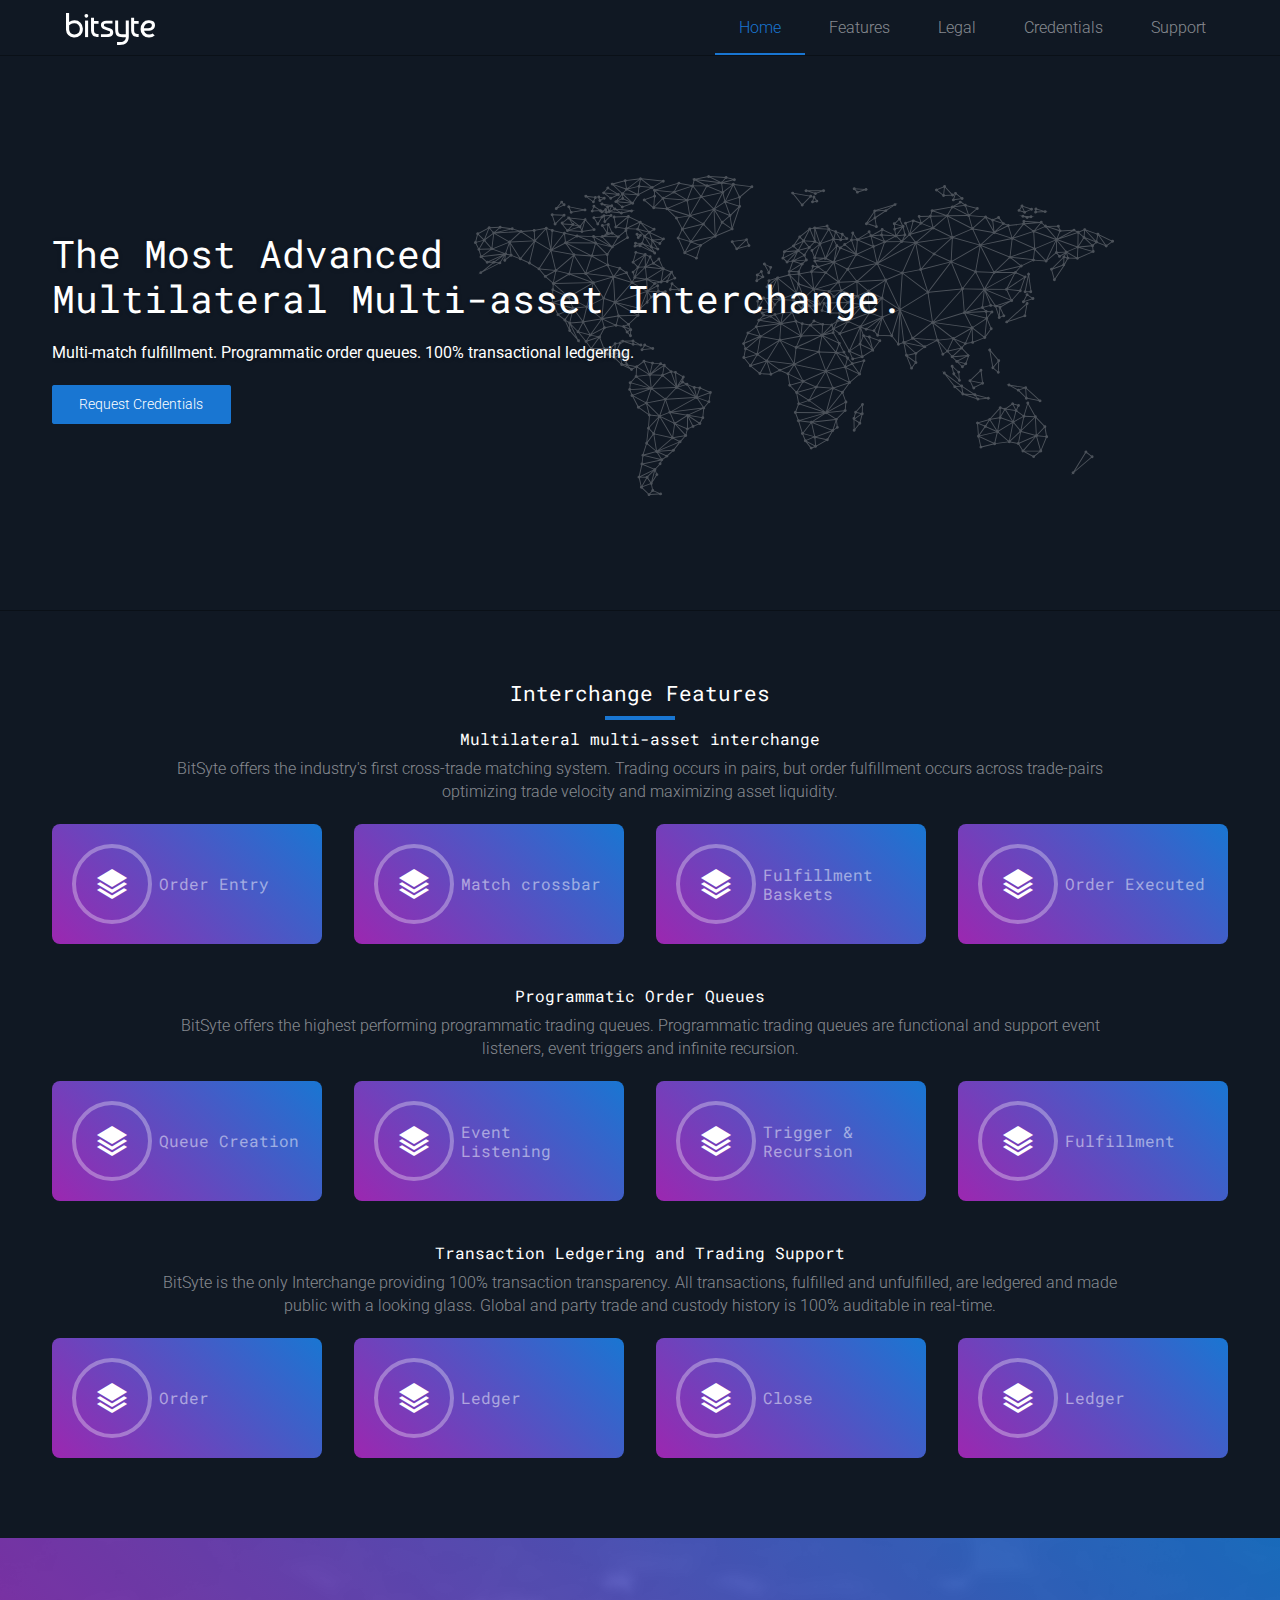
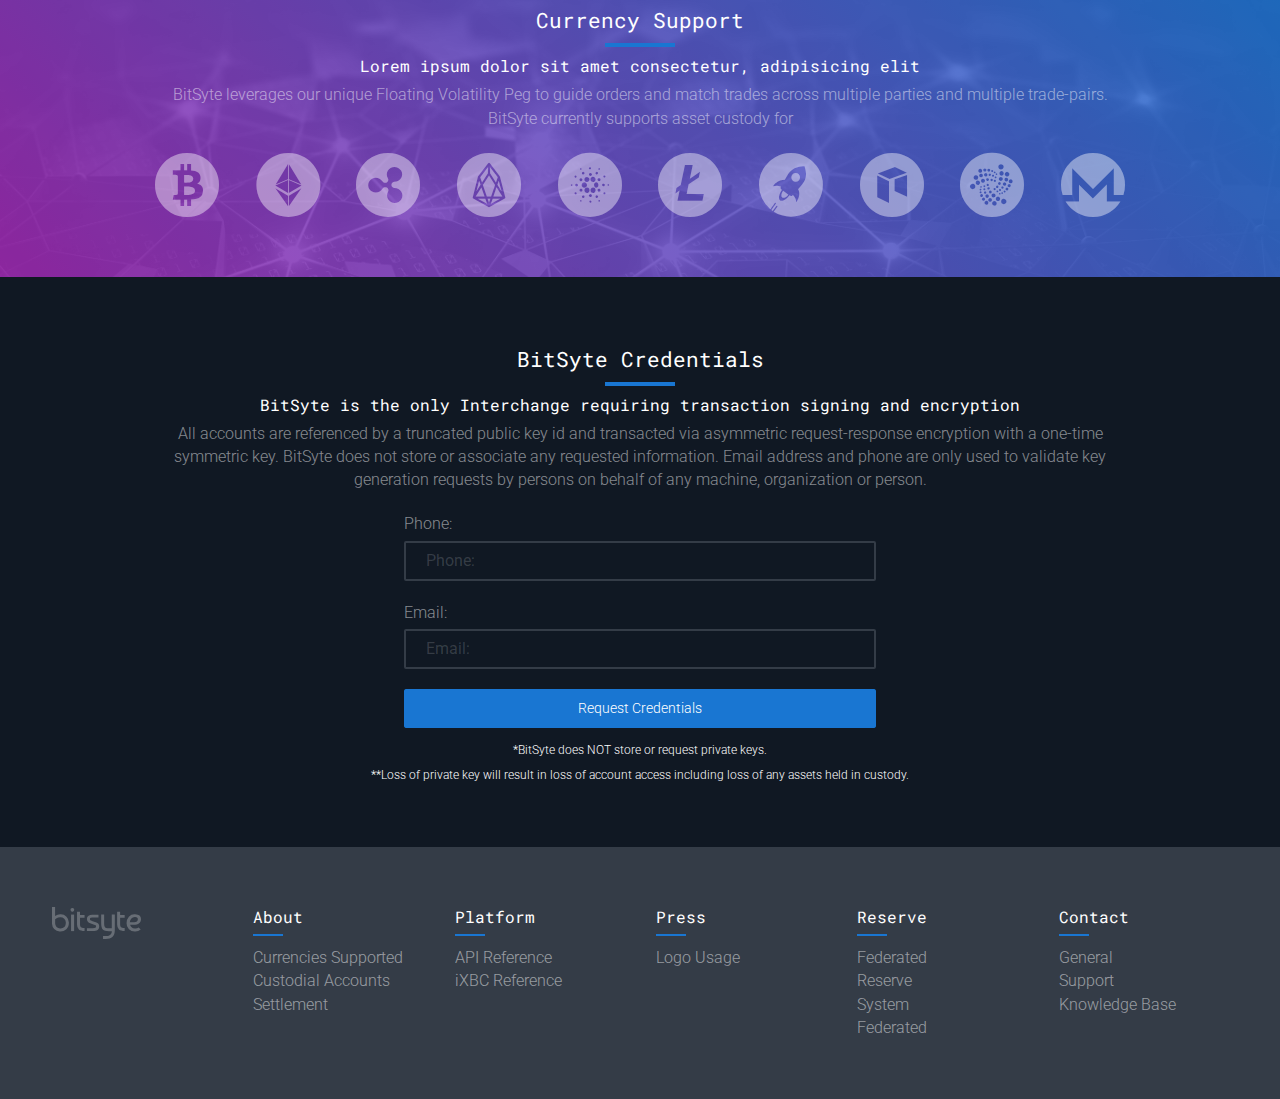
<file: index.html>
<!doctype html>
<html lang="en">
  <head>
    <title>IXBC - Interchange</title>
    <!-- Required meta tags -->
    <meta charset="utf-8">
    <meta name="viewport" content="width=device-width, initial-scale=1">
    
    <link rel="stylesheet" href="styles/styles.css">
    <link rel="stylesheet" href="styles/fonts.css">
    <link rel="stylesheet" href="styles/flexboxgrid.css">
    <link rel="stylesheet" href="styles/cryptocoins.css">
 
    <link href="https://fonts.googleapis.com/css?family=Roboto+Mono:300,400,500,700|Roboto:300,400,500" rel="stylesheet">

  </head>
  <body>


    <div id="nav-background" class="bg-dark">
    
      <div class="nav-container">
    
        <header class="nav-header">
    
          <a href="#" id="nav-logo" class="nav-brand">
            <img src="images/bitsyte-brand.svg" alt="" height="32">
          </a>

          <div id="nav-menu-button" class="nav-menu-button">
            <svg version="1.1" xmlns="http://www.w3.org/2000/svg" xmlns:xlink="http://www.w3.org/1999/xlink" x="0px" y="0px" viewBox="0 0 32 32" xml:space="preserve" width="32" height="32"><g class="nc-icon-wrapper" fill="#1976d2"><g class="nc-interact_menu-hide-o-32"> <path data-color="color-2" fill="none" stroke="#1976d2" stroke-linecap="square" stroke-miterlimit="10" stroke-width="2" d="M2 6h28" stroke-dasharray="14 28" stroke-dashoffset="0" stroke-linejoin="miter" opacity="1"></path> <path fill="none" stroke="#1976d2" stroke-linecap="square" stroke-miterlimit="10" stroke-width="2" d="M2 16h28" stroke-linejoin="miter"></path> <path data-color="color-2" fill="none" stroke="#1976d2" stroke-linecap="square" stroke-miterlimit="10" stroke-width="2" d="M2 26h28" stroke-dasharray="14 28" stroke-dashoffset="-14" stroke-linejoin="miter" opacity="1"></path> </g> <script>!function(){function t(e){var i=e.parentNode;if("svg"!==i.tagName)i=t(i);return i;}function e(t,e,i,n){return 1>(t/=n/2)?i/2*t*t*t*t+e:-i/2*((t-=2)*t*t*t-2)+e}function i(t){this.element=t,this.topLine=this.element.getElementsByTagName("path")[0],this.bottomLine=this.element.getElementsByTagName("path")[2],this.lineLength=this.bottomLine.getTotalLength(),this.time={start:null,total:250},this.status={interacted:!1,animating:!1},this.init()}if(!window.requestAnimationFrame){var n=null;window.requestAnimationFrame=function(t,e){var i=(new Date).getTime();n||(n=i);var s=Math.max(0,16-(i-n)),a=window.setTimeout(function(){t(i+s)},s);return n=i+s,a}}i.prototype.init=function(){var t=this;this.element.addEventListener("click",function(){t.status.animating||(t.status.animating=!0,window.requestAnimationFrame(t.triggerAnimation.bind(t)))})},i.prototype.triggerAnimation=function(t){var e=this.getProgress(t),i=this.status.interacted?this.time.total-e:e;this.animateIcon(i),this.checkProgress(e)},i.prototype.getProgress=function(t){return this.time.start||(this.time.start=t),t-this.time.start},i.prototype.checkProgress=function(t){var e=this;this.time.total>t?window.requestAnimationFrame(e.triggerAnimation.bind(e)):(this.status={interacted:!this.status.interacted,animating:!1},this.time.start=null)},i.prototype.animateIcon=function(t){if(t>this.time.total)(t=this.time.total);if(0>t)(t=0);var i=e(t,0,1,this.time.total).toFixed(2),n=i>27/28?0:1;this.topLine.setAttribute("stroke-dasharray",14*(1-i)+" 28"),this.topLine.setAttribute("stroke-dashoffset",-28*i),this.bottomLine.setAttribute("stroke-dasharray",14*(1-i)+" 28"),this.bottomLine.setAttribute("stroke-dashoffset",14*(i-1)),this.topLine.setAttribute("opacity",n),this.bottomLine.setAttribute("opacity",n)};var s=document.getElementsByClassName("nc-interact_menu-hide-o-32");if(s)for(var a=0;s.length>a;a++)new i(t(s[a]))}();</script></g></svg>
          </div>

        </header>
        <!-- /.nav-header -->
    
        <nav>
          <ul class="nav-ul hide-ul">
            <li><a class="nav-link active-link" href="#">Home</a></li>
            <li><a class="nav-link" href="#">Features</a></li>
            <li><a class="nav-link" href="#">Legal</a></li>
            <li><a class="nav-link" href="#">Credentials</a></li>
            <li><a class="nav-link" href="#">Support</a></li>
          </ul>
          <!-- /.nav-ul -->
        </nav>
        <!-- /.nav-ul -->
    
      </div>
      <!-- /.nav-container -->
    
    </div>
 

    <!-- <div class="cover bg-primary-gradient"> -->
    <div class="cover">

      <img src="images/blockchain-exchange-network.svg" class="cover-bg" alt="">

      <div class="wrap container-fluid" style="z-index: 1; height: 100%; position: relative;">

        <!-- <div class="row middle-xs" style="height: 610px;"> -->
        <div class="row middle-xs " style="height: 100%;">
          <div class="col-xs-12">

            <div class="box" style="height: 100%;">

              <h1 class="h2 text-light">The Most Advanced <br>Multilateral Multi-asset Interchange.</h1>
              <p class="lead text-light">Multi-match fulfillment. Programmatic order queues. 100% transactional ledgering.</p>
              <button type="button" class="btn btn-lgg btn-primary">Request Credentials</button>


            </div>
            <!-- /.box -->
            
            <small class="small text-muted">&#42;An interchange is an electronic trading resource used for swapping cryptographic assets between parties and does not support the exchange of these cryptographic assets for any legal tender. </small>

          </div>
          <!-- /.col-xs-12 -->


        </div>
        <!-- /.row middle-xs -->

      </div>
      <!-- /.wrap container-fluid -->

    </div>
    <!-- /.cover -->


    <div class="section bg-dark">
      <div class="wrap container-fluid">
      
        <div class="row center-sm">
          <div class="col-xs-12 col-sm-10">
            <div class="box">

              <h2 class="h4 section-title text-light">Interchange <br>Features</h2>
              <h3 class="h5 section-sub text-light">Multilateral multi-asset interchange</h3>
              <p class="section-desc">BitSyte offers the industry's first cross-trade matching system. Trading occurs in pairs, but order fulfillment occurs across trade-pairs optimizing trade velocity and maximizing asset liquidity.</p>

            </div>
            <!-- /.box -->
          </div>
          <!-- /.col -->
        </div>
        <!-- /.row -->

        <div class="row center-xs">

          <div class="col-xs-12 col-sm-8 col-md-6 col-lg-3">
            <div class="box">

              <div class="card bg-primary-gradient rounded p-2" data-aos="fade-in" data-aos-duration="300">

                <div class="row middle-xs">
                  <div class="col-xs-4">
                    <i class="card-icon nc-icon nc-layers-3 circle x2 text-light"></i>
                  </div>
                  <!-- /.col-xs-6 -->
                  <div class="col-xs-8">
                    <h5 class="card-title text-white">Order Entry</h5>
                  </div>
                  <!-- /.col-xs-6 -->
                </div>
                <!-- /.row -->

              </div>
              <!-- /.card -->
              
            </div>
            <!-- /.box -->
          </div>
          <!-- .col -->

          <div class="col-xs-12 col-sm-8 col-md-6 col-lg-3">
            <div class="box">
              
              <div class="card bg-primary-gradient rounded p-2" data-aos="fade-in" data-aos-duration="300">
                
                <div class="row middle-xs">
                  <div class="col-xs-4">
                    <i class="card-icon nc-icon nc-layers-3 circle x2 text-light"></i>
                  </div>
                  <!-- /.col-xs-6 -->
                  <div class="col-xs-8">
                    <h5 class="card-title text-white">Match crossbar</h5>
                  </div>
                  <!-- /.col-xs-6 -->
                </div>
                <!-- /.row -->

              </div>
              <!-- /.card -->

            </div>
            <!-- /.box -->
          </div>
          <!-- .col -->

          <div class="col-xs-12 col-sm-8 col-md-6 col-lg-3">
            <div class="box">
              
              <div class="card bg-primary-gradient rounded p-2" data-aos="fade-in" data-aos-duration="300">
                
                <div class="row middle-xs">
                  <div class="col-xs-4">
                    <i class="card-icon nc-icon nc-layers-3 circle x2 text-light"></i>
                  </div>
                  <!-- /.col-xs-6 -->
                  <div class="col-xs-8">
                    <h5 class="card-title text-white">Fulfillment Baskets</h5>
                  </div>
                  <!-- /.col-xs-6 -->
                </div>
                <!-- /.row -->

              </div>
              <!-- /.card -->

            </div>
            <!-- /.box -->
          </div>
          <!-- .col -->

          <div class="col-xs-12 col-sm-8 col-md-6 col-lg-3">
            <div class="box">

              <div class="card bg-primary-gradient rounded p-2" data-aos="fade-in" data-aos-duration="300">
                
                  <div class="row middle-xs">
                  <div class="col-xs-4">
                    <i class="card-icon nc-icon nc-layers-3 circle x2 text-light"></i>
                  </div>
                  <!-- /.col-xs-6 -->
                  <div class="col-xs-8">
                    <h5 class="card-title text-white">Order Executed</h5>
                  </div>
                  <!-- /.col-xs-6 -->
                </div>
                <!-- /.row -->

              </div>
              <!-- /.card -->

            </div>
            <!-- /.box -->
          </div>
          <!-- .col -->

        </div>
        <!-- /.row -->

        <div class="row center-sm">

          <div class="col-xs-12 col-sm-10">
            <div class="box">
              <h3 class="h5 text-light">Programmatic Order Queues</h3>
              <p class="section-desc">BitSyte offers the highest performing programmatic trading queues. Programmatic trading queues are functional and support event listeners, event triggers and infinite recursion.</p>
            </div>
            <!-- /.box -->
          </div>
          <!-- .col -->

        </div>
        <!-- /.row -->

        <div class="row center-xs">
        
          <div class="col-xs-12 col-sm-8 col-md-6 col-lg-3">
              <div class="box">

                  <div class="card bg-primary-gradient rounded p-2" data-aos="fade-in" data-aos-duration="300">
                    <div class="row middle-xs">
                        <div class="col-xs-4">
                          <i class="card-icon nc-icon nc-layers-3 circle x2 text-light"></i>
                        </div>
                        <!-- /.col-xs-6 -->
                        <div class="col-xs-8">
                          <h5 class="card-title text-white">Queue Creation</h5>
                        </div>
                        <!-- /.col-xs-6 -->
                      </div>
                      <!-- /.row -->
                  </div>
                  <!-- /.card -->
      
                </div>
                <!-- /.box -->
          </div>
          <!-- /.col -->
        
          <div class="col-xs-12 col-sm-8 col-md-6 col-lg-3">
              <div class="box">

                  <div class="card bg-primary-gradient rounded p-2" data-aos="fade-in" data-aos-duration="300">
                      <div class="row middle-xs">
                        <div class="col-xs-4">
                          <i class="card-icon nc-icon nc-layers-3 circle x2 text-light"></i>
                        </div>
                        <!-- /.col-xs-6 -->
                        <div class="col-xs-8">
                          <h5 class="card-title text-white">Event Listening</h5>
                        </div>
                        <!-- /.col-xs-6 -->
                      </div>
                      <!-- /.row -->
                  </div>
                  <!-- /.card -->
      
                </div>
                <!-- /.box -->
          </div>
          <!-- /.col -->
        
          <div class="col-xs-12 col-sm-8 col-md-6 col-lg-3">
              <div class="box">

                  <div class="card bg-primary-gradient rounded p-2" data-aos="fade-in" data-aos-duration="300">
                      <div class="row middle-xs">
                        <div class="col-xs-4">
                          <i class="card-icon nc-icon nc-layers-3 circle x2 text-light"></i>
                        </div>
                        <!-- /.col-xs-6 -->
                        <div class="col-xs-8">
                          <h5 class="card-title text-white">Trigger &amp; Recursion</h5>
                        </div>
                        <!-- /.col-xs-6 -->
                      </div>
                      <!-- /.row -->
                  </div>
                  <!-- /.card -->
      
                </div>
                <!-- /.box -->
          </div>
          <!-- /.col -->
        
          <div class="col-xs-12 col-sm-8 col-md-6 col-lg-3">
              <div class="box">

                  <div class="card bg-primary-gradient rounded p-2" data-aos="fade-in" data-aos-duration="300">
                      <div class="row middle-xs">
                        <div class="col-xs-4">
                          <i class="card-icon nc-icon nc-layers-3 circle x2 text-light"></i>
                        </div>
                        <!-- /.col-xs-6 -->
                        <div class="col-xs-8">
                          <h5 class="card-title text-white">Fulfillment</h5>
                        </div>
                        <!-- /.col-xs-6 -->
                      </div>
                      <!-- /.row -->
                  </div>
                  <!-- /.card -->
      
                </div>
                <!-- /.box -->
          </div>
          <!-- /.col -->
        
        </div>
        <!-- /.row -->

        <div class="row center-sm">
          <div class="col-xs-12 col-sm-10">

            <div class="box">
              <h3 class="h5 text-light">Transaction Ledgering and Trading Support</h3>
              <p class="section-desc">BitSyte is the only Interchange providing 100% transaction transparency. All transactions, fulfilled and unfulfilled, are ledgered and made public with a looking glass. Global and party trade and custody history is 100% auditable in real-time.</p>
            </div>
            <!-- /.box -->

          </div>
          <!-- /.col -->
        </div>
        <!-- /.row -->

        <div class="row center-xs">
        
          <div class="col-xs-12 col-sm-8 col-md-6 col-lg-3">
              <div class="box">

                  <div class="card bg-primary-gradient rounded p-2" data-aos="fade-in" data-aos-duration="300">
                      <div class="row middle-xs">
                        <div class="col-xs-4">
                          <i class="card-icon nc-icon nc-layers-3 circle x2 text-light"></i>
                        </div>
                        <!-- /.col-xs-6 -->
                        <div class="col-xs-8">
                          <h5 class="card-title text-white">Order</h5>
                        </div>
                        <!-- /.col-xs-6 -->
                      </div>
                      <!-- /.row -->
                  </div>
                  <!-- /.card -->
      
                </div>
                <!-- /.box -->
          </div>
        
          <div class="col-xs-12 col-sm-8 col-md-6 col-lg-3">
              <div class="box">

                  <div class="card bg-primary-gradient rounded p-2" data-aos="fade-in" data-aos-duration="300">
                    <div class="row middle-xs">
                      <div class="col-xs-4">
                        <i class="card-icon nc-icon nc-layers-3 circle x2 text-light"></i>
                      </div>
                      <!-- /.col-xs-6 -->
                      <div class="col-xs-8">
                        <h5 class="card-title text-white">Ledger</h5>
                      </div>
                      <!-- /.col-xs-6 -->
                    </div>
                    <!-- /.row -->
                  </div>
                  <!-- /.card -->
      
                </div>
                <!-- /.box -->
          </div>
        
          <div class="col-xs-12 col-sm-8 col-md-6 col-lg-3">
              <div class="box">

                  <div class="card bg-primary-gradient rounded p-2" data-aos="fade-in" data-aos-duration="300">
                    <div class="row middle-xs">
                      <div class="col-xs-4">
                        <i class="card-icon nc-icon nc-layers-3 circle x2 text-light"></i>
                      </div>
                      <!-- /.col-xs-6 -->
                      <div class="col-xs-8">
                        <h5 class="card-title text-white">Close</h5>
                      </div>
                      <!-- /.col-xs-6 -->
                    </div>
                    <!-- /.row -->
                  </div>
                  <!-- /.card -->
      
                </div>
                <!-- /.box -->
          </div>
        
          <div class="col-xs-12 col-sm-8 col-md-6 col-lg-3">
              <div class="box">

                  <div class="card bg-primary-gradient rounded p-2" data-aos="fade-in" data-aos-duration="300">
                      <div class="row middle-xs">
                        <div class="col-xs-4">
                          <i class="card-icon nc-icon nc-layers-3 circle x2 text-light"></i>
                        </div>
                        <!-- /.col-xs-6 -->
                        <div class="col-xs-8">
                          <h5 class="card-title text-white">Ledger</h5>
                        </div>
                        <!-- /.col-xs-6 -->
                      </div>
                      <!-- /.row -->
                  </div>
                  <!-- /.card -->
      
                </div>
                <!-- /.box -->
          </div>
        
        </div>
        <!-- /.row -->
      
    
      </div>
      <!-- /.container -->
    </div>
    <!-- /.section bg-dark -->

    

    <section class="section bg-dark bg-primary-gradient">
      <img src="images/blockchain-concept.png" alt="" class="section-bg">
      <div class="wrap container-fluid">

        <div class="row center-sm">
          <div class="col-xs-12 col-sm-10">
            <div class="box">
              <h3 class="h4 section-title text-light">Currency Support</h3>
              <h4 class="h5 section-sub text-light">Lorem ipsum dolor sit amet consectetur, adipisicing elit</h4>
              <p>BitSyte leverages our unique Floating Volatility Peg to guide orders and match trades across multiple parties and multiple trade-pairs. BitSyte currently supports asset custody for</p>
            </div>
            <!-- /.box -->
          </div>
          <!-- /.col-xs-12 -->
        </div>
        <!-- /.row -->

        <div class="row center-xs">

          <div class="col-xs-6 col-md-1">
            <div class="box">
                <a href="https://bitcoin.org/en/" target="_blank" class=""><i class="cc BTC text-light" title="BTC"></i></a>
            </div>
            <!-- /.box -->
          </div>
          <!-- /.col-xs-6 col-md-1 -->

          <div class="col-xs-12 col-md-1">
            <div class="box">
              <a href="https://www.ethereum.org/" target="_blank"><i class="cc text-light ETH" title="ETH"></i></a>
            </div>
            <!-- /.box -->
          </div>
          <!-- /.col-xs-12 col-md-1 -->

          <div class="col-xs-12 col-md-1">
            <div class="box">
                <a href="https://ripple.com" target="_blank"><i class="cc text-light XRP" title="XRP"></i></a>
            </div>
            <!-- /.box -->
          </div>
          <!-- /.col-xs-12 col-md-1 -->

          <div class="col-xs-12 col-md-1">
            <div class="box">
              <a href="https://eos.io" target="_blank"><i class="cc text-light EOS-alt" title="EOS"></i></a>
            </div>
            <!-- /.box -->
          </div>
          <!-- /.col-xs-12 col-md-1 -->

          <div class="col-xs-12 col-md-1">
            <div class="box">
              <a href="https://www.cardano.org/" target="_blank"><i class="cc text-light ADA-alt" title="ADA"></i></a>
            </div>
            <!-- /.box -->
          </div>
          <!-- /.col-xs-12 col-md-1 -->

          <div class="col-xs-12 col-md-1">
            <div class="box">
              <a href="https://litecoin.com/" target="_blank"><i class="cc text-light LTC" title="LTC"></i></a>
            </div>
            <!-- /.box -->
          </div>
          <!-- /.col-xs-12 col-md-1 -->

          <div class="col-xs-12 col-md-1">
            <div class="box">
              <a href="https://www.stellar.org/" target="_blank"><i class="cc text-light STR" title="XLM"></i></a>
            </div>
            <!-- /.box -->
          </div>
          <!-- /.col-xs-12 col-md-1 -->

          <div class="col-xs-12 col-md-1">
            <div class="box">
              <a href="https://neo.org/" target="_blank"><i class="cc text-light NEO-alt" title="NEO"></i></a>
            </div>
            <!-- /.box -->
          </div>
          <!-- /.col-xs-12 col-md-1 -->

          <div class="col-xs-12 col-md-1">
            <div class="box">
              <a href="https://www.iota.org/" target="_blank"><i class="cc text-light IOTA-alt" title="MIOTA"></i></a>
            </div>
            <!-- /.box -->
          </div>
          <!-- /.col-xs-12 col-md-1 -->

          <div class="col-xs-12 col-md-1">
            <div class="box">
              <a href="https://getmonero.org/" target="_blank"><i class="cc text-light XMR" title="XMR"></i></a>
            </div>
            <!-- /.box -->
          </div>
          <!-- /.col-xs-12 col-md-1 -->

        </div>
        <!-- /.row -->

      </div>
      <!-- /.wrap -->
    </section>
    <!-- /.section -->

    




    <section class="section bg-dark">
      <div class="wrap container-fluid">

        <div class="row center-sm">
          <div class="col-xs-12 col-sm-10">
            <div class="box">

              <h3 class="h4 section-title text-light">BitSyte <br>Credentials</h3>
              <h4 class="h5 section-sub text-light">BitSyte is the only Interchange requiring transaction signing and encryption</h4>
              <p class="section-desc">All accounts are referenced by a truncated public key id and transacted via asymmetric request-response encryption with a one-time symmetric key. BitSyte does not store or associate any requested information. Email address and phone are only used to validate key generation requests by persons on behalf of any machine, organization or person.</p>

              <div class="row center-md">
                <div class="col-xs-12 col-md-6">
                  <div class="box">

                    <form action="">
                    
                      <div class="form-group">
                        <label for="phone">Phone:</label>
                        <input type="text" name="phone" id="phone" class="form-control" placeholder="Phone:" aria-describedby="helpId">
                        <!-- <small id="helpId" class="text-muted">Help text</small> -->
                      </div>
                      <!-- /.form-group -->

                      <div class="form-group">
                        <label for="phone">Email:</label>
                        <input type="text" name="phone" id="phone" class="form-control" placeholder="Email:" aria-describedby="helpId">
                        <!-- <small id="helpId" class="text-muted">Help text</small> -->
                      </div>
                      <!-- /.form-group -->

                      <button type="button" name="" id="" class="btn btn-primary btn-block">Request Credentials</button>

                    </form>

                  </div>
                  <!-- /.box -->
                </div>
                <!-- /.col -->
              </div>
              <!-- /.row -->

              <small class="text-light">
                &#42;BitSyte does NOT store or request private keys. <br>&#42;&#42;Loss of private key will result in loss of account access including loss of any assets held in custody.
              </small>

            </div>
            <!-- /.box -->
          </div>
          <!-- /.col -->
        </div>
        <!-- /.row -->

      </div>
      <!-- /.wrap -->
    </section>
    <!-- /.section -->






    <footer class="footer bg-grey">
      <div class="wrap container-fluid ">

        <div class="row center-xss">

          <div class="col-xs-12 col-sm-8 col-md-2">
            <div class="box">

              <a class="navbar-brand" href="#">
                <img src="images/bitsyte-brand.svg" alt=""  height="32" style="opacity: .25">
              </a>

            </div>
            <!-- /.box -->
          </div>
          <!-- /..col -->

          <div class="col-xs-12 col-sm-8 col-md-2">
            <div class="box">

              <h2 class="h5 text-light">About</h2>
              <ul>
                <li>
                  <a href="">Currencies Supported</a>
                </li>
                <li>
                  <a href="">Custodial Accounts</a>
                </li>
                <li>
                  <a href="">Settlement</a>
                </li>
              </ul>

            </div>
            <!-- /.box -->
          </div>
          <!-- /.col -->

          <div class="col-xs-12 col-sm-8 col-md-2">
            <div class="box">

              <h2 class="h5 text-light">Platform</h2>
              <ul>
                <li>
                  <a href="">API Reference</a>
                </li>
                <li>
                  <a href="">iXBC Reference</a>
                </li>
              </ul>

            </div>
            <!-- /.box -->
          </div>
          <!-- /.col -->

          <div class="col-xs-12 col-sm-8 col-md-2">
            <div class="box">

              <h2 class="h5 text-light">Press</h2>
              <ul>
                <li>
                  <a href="">Logo Usage</a>
                </li>
              </ul>

            </div>
            <!-- /.box -->
          </div>
          <!-- /.col -->

          <div class="col-xs-12 col-sm-8 col-md-2">
            <div class="box">
              
              <h2 class="h5 text-light">Reserve</h2>
              <ul>
                <li>
                  <a href="">Federated</a>
                </li>
                <li>
                  <a href="">Reserve</a>
                </li>
                <li>
                  <a href="">System</a>
                </li>
                <li>
                  <a href="">Federated</a>
                </li>
              </ul>
          
            </div>
            <!-- /.box -->
          </div>
          <!-- /.col -->

          <div class="col-xs-12 col-sm-8 col-md-2">
            <div class="box">
              
              <h2 class="h5 text-light">Contact</h2>
              <ul>
                <li>
                  <a href="">General</a>
                </li>
                <li>
                  <a href="">Support</a>
                </li>
                <li>
                  <a href="">Knowledge Base</a>
                </li>
              </ul>
          
            </div>
            <!-- /.box -->
          </div>
          <!-- /.col -->

        </div>
        <!-- /.row -->




      </div>
      <!-- /.container-fluid -->

    </footer>
    <!-- /.footer -->

  
  </body> 
  
  <!-- <script src="https://cdn.rawgit.com/michalsnik/aos/2.1.1/dist/aos.js"></script> -->
  <script src="js/scripts.js"></script>

</html>
</file>
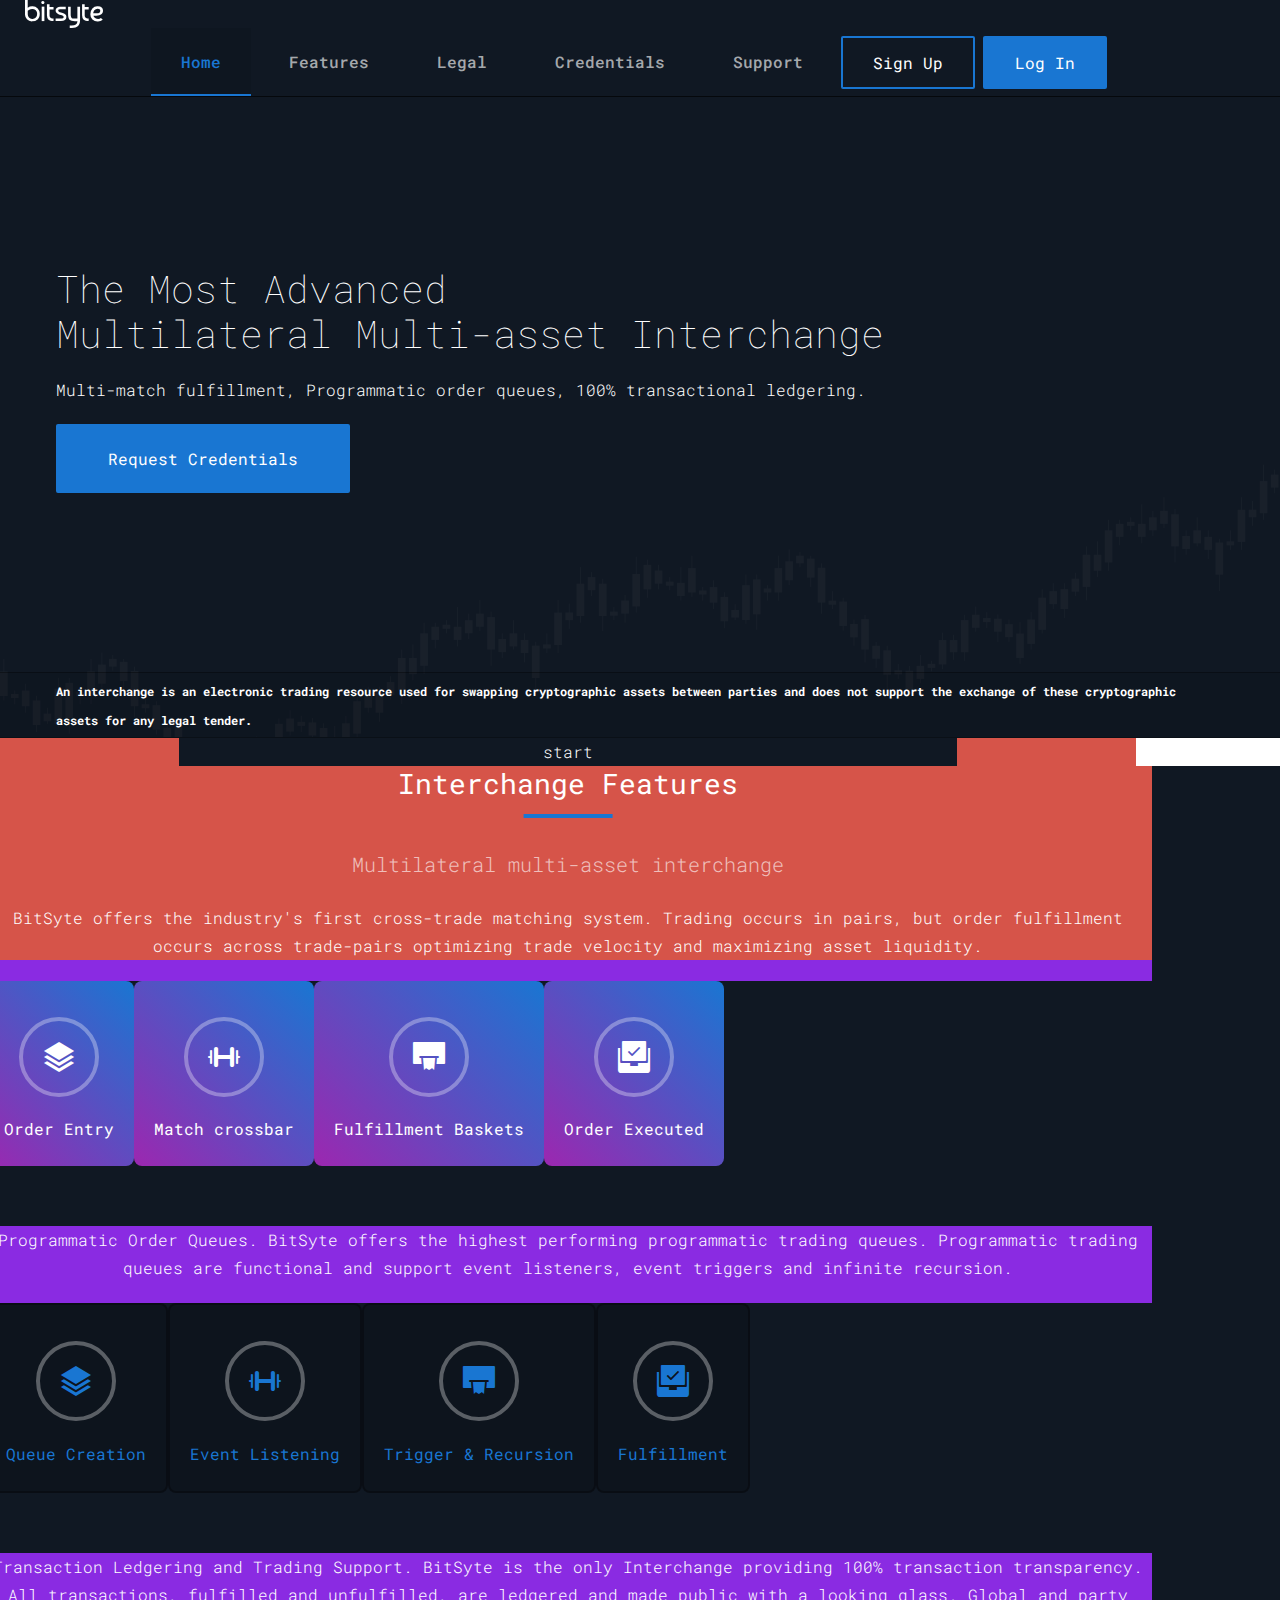
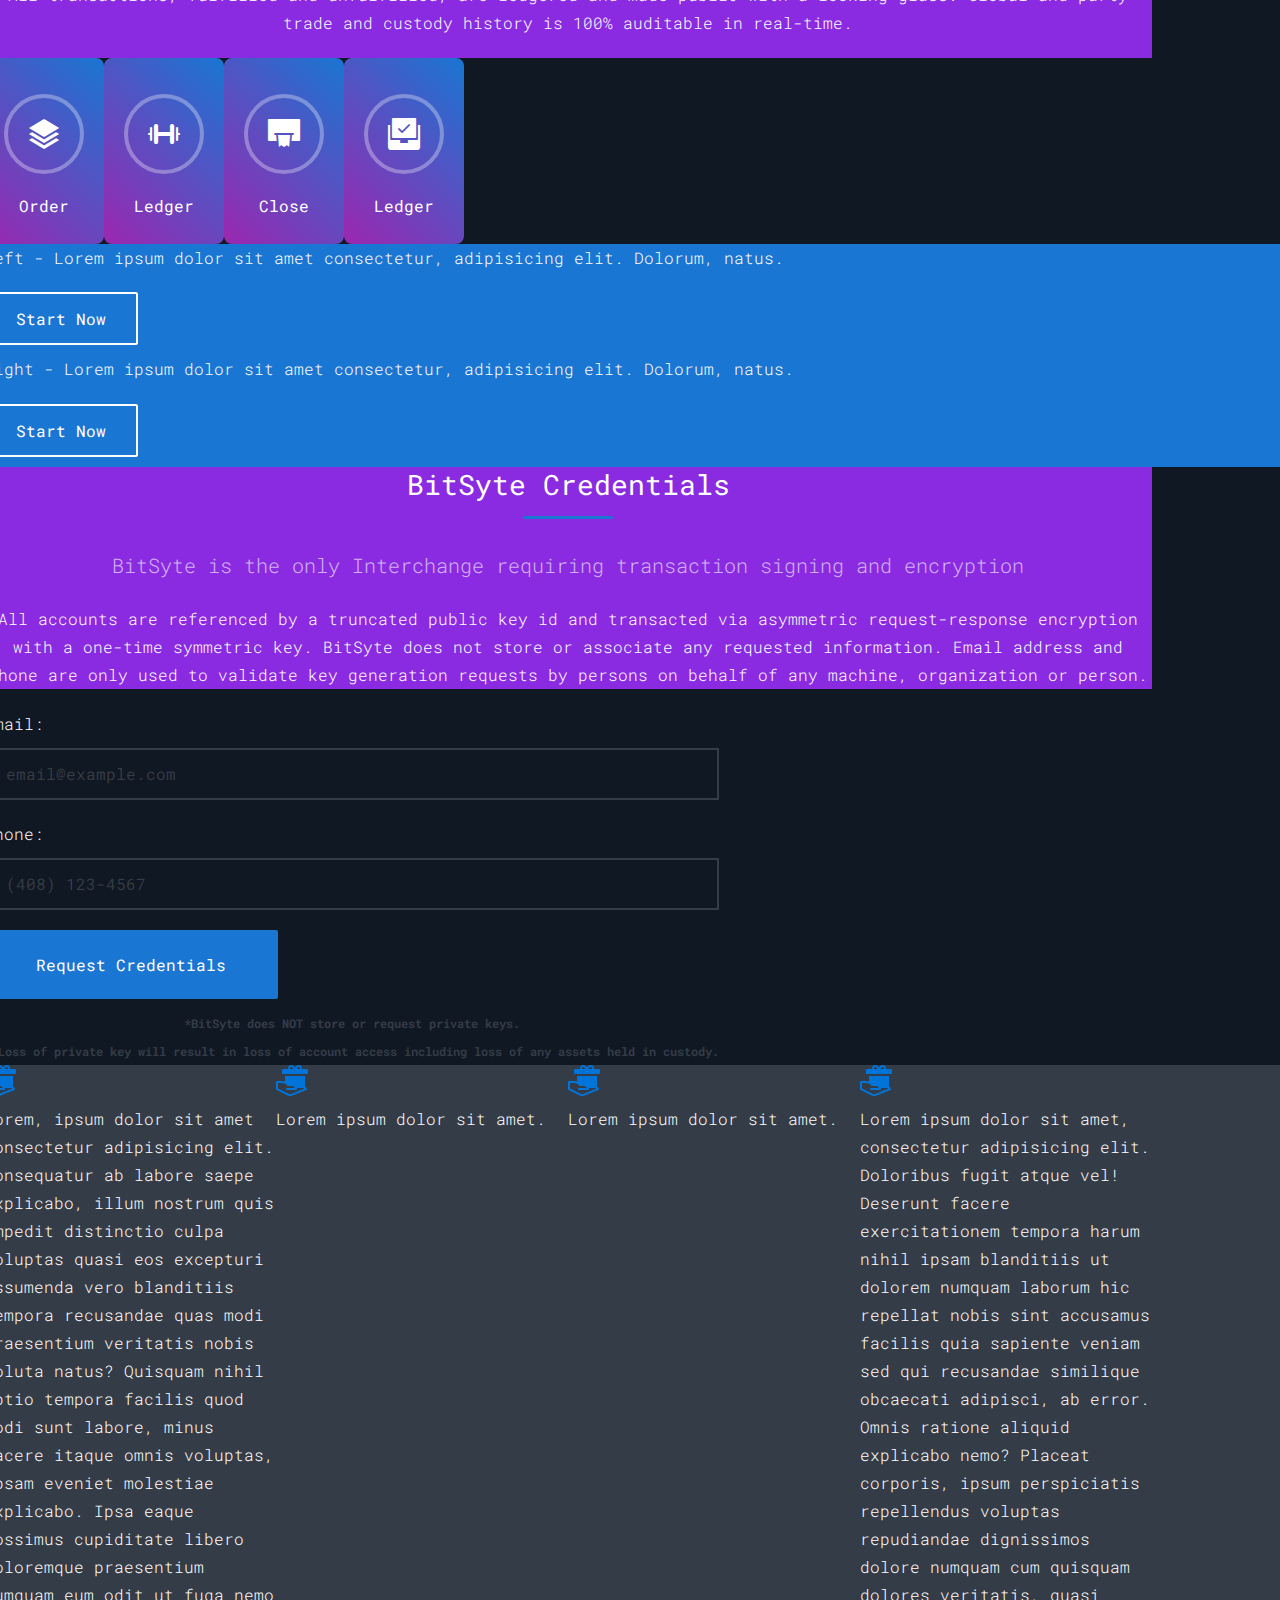
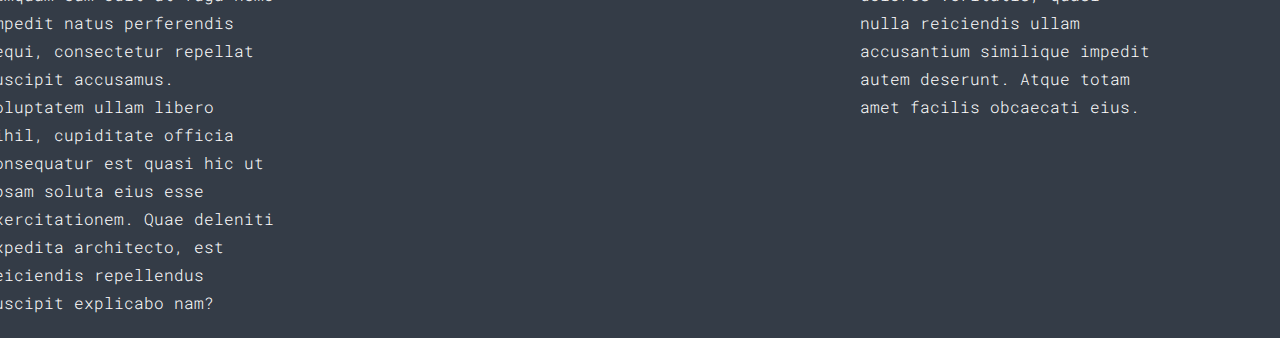
<file: index-backup.html>
<!doctype html>
<html lang="en">
  <head>
    <title>IXBC - Interchange</title>
    <!-- Required meta tags -->
    <meta charset="utf-8">
    <!-- <meta name="viewport" content="width=device-width, initial-scale=1, shrink-to-fit=no"> -->
    <meta name="viewport" content="width=device-width, initial-scale=1">

    <!-- Bootstrap CSS -->
    <!-- <link rel="stylesheet" href="https://maxcdn.bootstrapcdn.com/bootstrap/4.0.0/css/bootstrap.min.css" integrity="sha384-Gn5384xqQ1aoWXA+058RXPxPg6fy4IWvTNh0E263XmFcJlSAwiGgFAW/dAiS6JXm" crossorigin="anonymous"> -->
    
    <link rel="stylesheet" href="styles/style.css">
    <link rel="stylesheet" href="styles/fonts.css">
    <link rel="stylesheet" href="styles/flexboxgrid.css">
    
    <link href="https://fonts.googleapis.com/css?family=Roboto+Mono:300,400,500,700" rel="stylesheet">

  </head>
  <body>


    

    <nav class="navbar navbar-expand-sm navbar-dark bg-dark">
      
      <div class="container">

        <a class="navbar-brand" href="#">
          <img src="images/bitsyte-brand.svg" alt=""  height="28">
        </a>

        <!-- <button class="navbar-toggler hidden-lg-up" type="button" data-toggle="collapse" data-target="#collapsibleNavId" aria-controls="collapsibleNavId"
            aria-expanded="false" aria-label="Toggle navigation"></button> -->


        <div class="collapse navbar-collapse">

          <ul class="navbar-nav">
            <li class="nav-item active">
              <a class="nav-link" href="#">Home</a>
            </li>
            <!-- /.nav-item -->

            <li class="nav-item">
              <a class="nav-link" href="#">Features</a>
            </li>
            <!-- /.nav-item -->

            <li class="nav-item">
              <a class="nav-link" href="#">Legal</a>
            </li>
            <!-- /.nav-item -->

            <li class="nav-item">
              <a class="nav-link" href="#">Credentials</a>
            </li>
            <!-- /.nav-item -->

            <li class="nav-item">
              <a class="nav-link" href="#">Support</a>
            </li>
            <!-- /.nav-item -->

            <li class="nav-item">
              <button type="button" class="btn btn-lgg btn-primary-outline">Sign Up</button>
            </li>
            <!-- /.nav-item -->

            <li class="nav-item">
              <button type="button" class="btn btn-lgg btn-primary">Log In</button>
            </li>
            <!-- /.nav-item -->

          </ul>
          <!-- /.navbar-nav -->

        </div>
        <!-- /.collapse -->

      </div>
      <!-- /.container -->

    </nav>
    <!-- /.navbar -->


    <div class="cover d-flex">

      <img src="images/chart-ticks.svg" alt="" class="cover-image" >

      <div class="cover-content d-flex">

        <div class="container align-center">
          <div class="row">
            <div class="col">

              <h2 class="cover-headline mt-0">The Most Advanced <br> Multilateral Multi-asset Interchange</h2>
              <p class="lead">Multi-match fulfillment, Programmatic order queues, 100% transactional ledgering.</p>
              <button type="button" class="btn btn-lg btn-primary">Request Credentials</button>

            </div>
            <!-- /.col -->
          </div>
          <!-- /.row -->
        </div>
        <!-- /.container -->
  
      </div>
      <!-- /.cover-content -->

      <div class="cover-footer d-flex">

        <div class="container align-center">
          <div class="row">
            <div class="col">

              <small class="text-white mb-0">An interchange is an electronic trading resource used for swapping cryptographic assets between parties and does not support the exchange of these cryptographic assets for any legal tender.</small>

            </div>
            <!-- /.col -->
          </div>
          <!-- /.row -->
        </div>
        <!-- /.container -->

      </div>
      <!-- /.cover-footer -->

    </div>
    <!-- /.cover -->


    <div class="container bg-danger">

      <div class="row center-xs">
        <div class="col-xs-8 bg-dark">
          <div class="box">
            start
          </div>
        </div>
      </div>

    </div>
    <!-- /.container -->




  <section class="section bg-dark">





  
    <div class="container">




      <div class="row bg-success ">
        <div class="section-header text-center ">

          <div class="col bg-danger align-center luis">

            <h3 class="headline">Interchange Features</h3>
            <p class="sub-headline">Multilateral multi-asset interchange</p>
            <p>BitSyte offers the industry's first cross-trade matching system. Trading occurs in pairs, but order fulfillment occurs across trade-pairs optimizing trade velocity and maximizing asset liquidity. </p>

          </div>
          <!-- /.row -->

        </div>
        <!-- /.section-header -->
      </div>
      <!-- /.row -->




      <div class="row" style="margin-bottom: 60px">

        <div class="col card text-center">

          <div class="card-body bg-primary-gradient">
            <i class="nc-icon nc-layers-3 circle x2 text-white"></i>
            <h5 class="text-white">Order Entry</h5>
          </div>
          <!-- /.card-body -->

        </div>
        <!-- /.card -->

        <div class="col card text-center">

          <div class="card-body bg-primary-gradient">
            <i class="nc-icon nc-dumbbells circle x2 text-white"></i>
            <h5 class="text-white">Match crossbar</h5>
          </div>
          <!-- /.card-body -->

        </div>
        <!-- /.card -->

        <div class="col card text-center">

          <div class="card-body bg-primary-gradient">
            <i class="nc-icon nc-basketball-13 circle x2 text-white"></i>
            <h5 class="text-white">Fulfillment Baskets</h5>
          </div>
          <!-- /.card-body -->

        </div>
        <!-- /.card -->

        <div class="col card text-center">

          <div class="card-body bg-primary-gradient">
            <i class="nc-icon nc-archive-paper-check circle x2 text-white"></i>
            <h5 class="text-white">Order Executed</h5>
          </div>
          <!-- /.card-body -->

        </div>
        <!-- /.card -->

      </div>
      <!-- /.row -->

      

      <div class="row d-flexx">

        <div class="section-header text-center">

          <div class="col">
            <p>Programmatic Order Queues. BitSyte offers the highest performing programmatic trading queues. Programmatic trading queues are functional and support event listeners, event triggers and infinite recursion.</p>
          </div>
          <!-- /.col -->

        </div>
        <!-- /.section-header -->
      </div>
      <!-- /.row -->

      <div class="row" style="margin-bottom: 60px">

        <div class="col card text-center">

          <div class="card-body bg-outline-light">
            <i class="nc-icon nc-layers-3 circle x2 text-primary"></i>
            <h5 class="text-primary">Queue Creation</h5>
          </div>
          <!-- /.card-body -->

        </div>
        <!-- /.card -->

        <div class="col card text-center">

          <div class="card-body bg-outline-light">
            <i class="nc-icon nc-dumbbells circle x2 text-primary"></i>
            <h5 class="text-primary">Event Listening</h5>
          </div>
          <!-- /.card-body -->

        </div>
        <!-- /.card -->

        <div class="col card text-center">

          <div class="card-body bg-outline-light">
            <i class="nc-icon nc-basketball-13 circle x2 text-primary"></i>
            <h5 class="text-primary">Trigger &amp; Recursion</h5>
          </div>
          <!-- /.card-body -->

        </div>
        <!-- /.card -->

        <div class="col card text-center">

          <div class="card-body bg-outline-light">
            <i class="nc-icon nc-archive-paper-check circle x2 text-primary"></i>
            <h5 class="text-primary">Fulfillment</h5>
          </div>
          <!-- /.card-body -->

        </div>
        <!-- /.card -->

      </div>
      <!-- /.row -->

      

      <div class="row">
        <div class="section-header text-center">

          <div class="col">
            <p>Transaction Ledgering and Trading Support. BitSyte is the only Interchange providing 100% transaction transparency. All transactions, fulfilled and unfulfilled, are ledgered and made public with a looking glass. Global and party trade and custody history is 100% auditable in real-time.</p>
          </div>
          <!-- /.col -->

        </div>
        <!-- /.section-header -->
      </div>
      <!-- /.row -->

      <div class="row">

        <div class="col card text-center">

          <div class="card-body bg-primary-gradient">
            <i class="nc-icon nc-layers-3 circle x2 text-white"></i>
            <h5 class="text-white">Order</h5>
          </div>
          <!-- /.card-body -->

        </div>
        <!-- /.card -->

        <div class="col card text-center">

          <div class="card-body bg-primary-gradient">
            <i class="nc-icon nc-dumbbells circle x2 text-white"></i>
            <h5 class="text-white">Ledger</h5>
          </div>
          <!-- /.card-body -->

        </div>
        <!-- /.card -->

        <div class="col card text-center">

          <div class="card-body bg-primary-gradient">
            <i class="nc-icon nc-basketball-13 circle x2 text-white"></i>
            <h5 class="text-white">Close</h5>
          </div>
          <!-- /.card-body -->

        </div>
        <!-- /.card -->

        <div class="col card text-center">

          <div class="card-body bg-primary-gradient">
            <i class="nc-icon nc-archive-paper-check circle x2 text-white"></i>
            <h5 class="text-white">Ledger</h5>
          </div>
          <!-- /.card-body -->

        </div>
        <!-- /.card -->

      </div>
      <!-- /.row -->


    </div>
    <!-- /.container -->

  </section>
  <!-- /.section -->


  

  <section class="section bg-primary">
  
    <div class="container">

      <div class="row">

        <div class="col content">

          <p>left - Lorem ipsum dolor sit amet consectetur, adipisicing elit. Dolorum, natus.</p>
          <button type="button" class="btn btn-lgg btn-light-outline">Start Now</button>

        </div>

        <div class="col content">
          
          <p>right - Lorem ipsum dolor sit amet consectetur, adipisicing elit. Dolorum, natus.</p>
          <button type="button" class="btn btn-lgg btn-light-outline">Start Now</button>
          
        </div>

      </div>
      <!-- /.row -->

    </div>
    <!-- /.container -->

  </section>
  <!-- /.section -->


  <section class="section bg-dark">
    <div class="container">

      <div class="row">
        <div class="col">

          <div class="section-header text-center">

            <h3 class="headline" style="margin-top: 0!important">BitSyte Credentials</h3>
            <p class="sub-headline">BitSyte is the only Interchange requiring transaction signing and encryption</p>

            <p>All accounts are referenced by a truncated public key id and transacted via asymmetric request-response encryption with a one-time symmetric key. BitSyte does not store or associate any requested information. Email address and phone are only used to validate key generation requests by persons on behalf of any machine, organization or person.</p>

          </div>
          <!-- /.section-header -->

        </div>
        <!-- /.col -->
      </div>
      <!-- /.row -->

      <div class="row">

        <div class="col">

          <form class="form-inline">
            <div class="form-group">
              <label for="">Email:</label>
              <input type="email" name="" id="" class="form-control" placeholder="email@example.com" aria-describedby="helpId">
              <!-- <small id="helpId" class="text-muted">Help text</small> -->
            </div>
            <!-- /.form-group -->

            <div class="form-group">
              <label for="">Phone:</label>
              <input type="email" name="" id="" class="form-control" placeholder="(408) 123-4567" aria-describedby="helpId">
              <!-- <small id="helpId" class="text-muted">Help text</small> -->
            </div>
            <!-- /.form-group -->

            <button type="button" name="" id="" class="btn btn-primary btn-lg btn-block">Request Credentials</button>

          </form>

          <small class="text-muted text-center">&#42;BitSyte does NOT store or request private keys. <br>&#42;&#42;Loss of private key will result in loss of account access including loss of any assets held in custody.</small>

        </div>
        <!-- /.col -->

        

        <div class="col d-none">

          <form class="form-inline">
            <div class="form-group">
              <label for="">Email:</label>
              <input type="email" name="" id="" class="form-control form-control-light" placeholder="email@example.com" aria-describedby="helpId">
              <!-- <small id="helpId" class="text-muted">Help text</small> -->
            </div>
            <!-- /.form-group -->

            <div class="form-group">
              <label for="">Phone:</label>
              <input type="email" name="" id="" class="form-control form-control-light" placeholder="(408) 123-4567" aria-describedby="helpId">
              <!-- <small id="helpId" class="text-muted">Help text</small> -->
            </div>
            <!-- /.form-group -->

            <button type="button" name="" id="" class="btn btn-primary btn-lg btn-block">Request Credentials</button>

          </form>

          <small class="text-muted text-center">&#42;BitSyte does NOT store or request private keys. <br>&#42;&#42;Loss of private key will result in loss of account access including loss of any assets held in custody.</small>
          
        </div>
        <!-- /.col -->  


      </div>
      <!-- /.row -->
    </div>
    <!-- /.container -->
  </section>
  <!-- /.section -->



  

  <footer class="footer section bg-grey">

    <div class="container">
  
      <div class="row">
        <div class="col">

            <svg xmlns="http://www.w3.org/2000/svg" xmlns:xlink="http://www.w3.org/1999/xlink" x="0px" y="0px" viewBox="0 0 32 32" width="32" height="32"><g class="nc-icon-wrapper" fill="#0074d9"><path data-color="color-2" fill="#0074d9" d="M31,4h-5.1842651C25.9277954,3.6856689,26,3.352356,26,3c0-1.6542969-1.3457031-3-3-3 c-1.9838867,0-3.243042,1.2846069-4,2.5198975C18.243042,1.2846069,16.9838867,0,15,0c-1.6542969,0-3,1.3457031-3,3 c0,0.352356,0.0722656,0.6856689,0.1843262,1H7C6.4472656,4,6,4.4477539,6,5v3c0,0.5522461,0.4472656,1,1,1h24 c0.5527344,0,1-0.4477539,1-1V5C32,4.4477539,31.5527344,4,31,4z M23,2c0.5517578,0,1,0.4487305,1,1s-0.4482422,1-1,1h-2.5429688 C20.9199219,3.0849609,21.7353516,2,23,2z M14,3c0-0.5512695,0.4482422-1,1-1c1.2646484,0,2.0800781,1.0849609,2.5429688,2H15 C14.4482422,4,14,3.5512695,14,3z"></path> <path fill="#0074d9" d="M30.9804688,23.8037109C30.9647827,23.7238159,30.6672363,22.3875732,29,21.5892944V11H9v5.5735474 C8.0363159,16.2115479,7.0100708,16,6,16H1c-0.5527344,0-1,0.4477539-1,1v7c0,0.3759766,0.2109375,0.7207031,0.546875,0.8911133 l11.2392578,5.7192383c0.7666016,0.3486328,1.5712891,0.5224609,2.3466797,0.5224609 c0.6855469,0,1.3486328-0.1357422,1.9433594-0.40625l14.2998047-5.7998047 C30.8212891,24.7460938,31.0751953,24.2749023,30.9804688,23.8037109z M15.2861328,28.8891602 c-0.7685547,0.3500977-1.7685547,0.3115234-2.6328125-0.0800781L2,23.3867188V18h4 c2.0078125,0,4.1806641,1.0742188,5.1679688,2.5546875C11.3535156,20.8330078,11.6660156,21,12,21h4 c1.1412354,0,2.3099365,0.9389648,2.7744141,2H11c-0.5527344,0-1,0.4477539-1,1s0.4472656,1,1,1h9c0.5527344,0,1-0.4477539,1-1 c0-0.3374023-0.0419922-0.6723633-0.1201172-1H26c1.2636719,0,2.0078125,0.2700195,2.4404297,0.5532227L15.2861328,28.8891602z"></path></g></svg>

          <p>Lorem, ipsum dolor sit amet consectetur adipisicing elit. Consequatur ab labore saepe explicabo, illum nostrum quis impedit
              distinctio culpa voluptas quasi eos excepturi assumenda vero blanditiis tempora recusandae quas modi praesentium
              veritatis nobis soluta natus? Quisquam nihil optio tempora facilis quod modi sunt labore, minus facere itaque omnis
              voluptas, ipsam eveniet molestiae explicabo. Ipsa eaque possimus cupiditate libero doloremque praesentium numquam
              eum odit ut fuga nemo impedit natus perferendis sequi, consectetur repellat suscipit accusamus. Voluptatem ullam
              libero nihil, cupiditate officia consequatur est quasi hic ut ipsam soluta eius esse exercitationem. Quae deleniti
              expedita architecto, est reiciendis repellendus suscipit explicabo nam?</p>
        </div>
        <!-- /.col -->
        <div class="col">

            <svg xmlns="http://www.w3.org/2000/svg" xmlns:xlink="http://www.w3.org/1999/xlink" x="0px" y="0px" viewBox="0 0 32 32" width="32" height="32"><g class="nc-icon-wrapper" fill="#0074d9"><path data-color="color-2" fill="#0074d9" d="M31,4h-5.1842651C25.9277954,3.6856689,26,3.352356,26,3c0-1.6542969-1.3457031-3-3-3 c-1.9838867,0-3.243042,1.2846069-4,2.5198975C18.243042,1.2846069,16.9838867,0,15,0c-1.6542969,0-3,1.3457031-3,3 c0,0.352356,0.0722656,0.6856689,0.1843262,1H7C6.4472656,4,6,4.4477539,6,5v3c0,0.5522461,0.4472656,1,1,1h24 c0.5527344,0,1-0.4477539,1-1V5C32,4.4477539,31.5527344,4,31,4z M23,2c0.5517578,0,1,0.4487305,1,1s-0.4482422,1-1,1h-2.5429688 C20.9199219,3.0849609,21.7353516,2,23,2z M14,3c0-0.5512695,0.4482422-1,1-1c1.2646484,0,2.0800781,1.0849609,2.5429688,2H15 C14.4482422,4,14,3.5512695,14,3z"></path> <path fill="#0074d9" d="M30.9804688,23.8037109C30.9647827,23.7238159,30.6672363,22.3875732,29,21.5892944V11H9v5.5735474 C8.0363159,16.2115479,7.0100708,16,6,16H1c-0.5527344,0-1,0.4477539-1,1v7c0,0.3759766,0.2109375,0.7207031,0.546875,0.8911133 l11.2392578,5.7192383c0.7666016,0.3486328,1.5712891,0.5224609,2.3466797,0.5224609 c0.6855469,0,1.3486328-0.1357422,1.9433594-0.40625l14.2998047-5.7998047 C30.8212891,24.7460938,31.0751953,24.2749023,30.9804688,23.8037109z M15.2861328,28.8891602 c-0.7685547,0.3500977-1.7685547,0.3115234-2.6328125-0.0800781L2,23.3867188V18h4 c2.0078125,0,4.1806641,1.0742188,5.1679688,2.5546875C11.3535156,20.8330078,11.6660156,21,12,21h4 c1.1412354,0,2.3099365,0.9389648,2.7744141,2H11c-0.5527344,0-1,0.4477539-1,1s0.4472656,1,1,1h9c0.5527344,0,1-0.4477539,1-1 c0-0.3374023-0.0419922-0.6723633-0.1201172-1H26c1.2636719,0,2.0078125,0.2700195,2.4404297,0.5532227L15.2861328,28.8891602z"></path></g></svg>

          <p>Lorem ipsum dolor sit amet.</p>
        </div>
        <!-- /.col -->
        <div class="col">

            <svg xmlns="http://www.w3.org/2000/svg" xmlns:xlink="http://www.w3.org/1999/xlink" x="0px" y="0px" viewBox="0 0 32 32" width="32" height="32"><g class="nc-icon-wrapper" fill="#0074d9"><path data-color="color-2" fill="#0074d9" d="M31,4h-5.1842651C25.9277954,3.6856689,26,3.352356,26,3c0-1.6542969-1.3457031-3-3-3 c-1.9838867,0-3.243042,1.2846069-4,2.5198975C18.243042,1.2846069,16.9838867,0,15,0c-1.6542969,0-3,1.3457031-3,3 c0,0.352356,0.0722656,0.6856689,0.1843262,1H7C6.4472656,4,6,4.4477539,6,5v3c0,0.5522461,0.4472656,1,1,1h24 c0.5527344,0,1-0.4477539,1-1V5C32,4.4477539,31.5527344,4,31,4z M23,2c0.5517578,0,1,0.4487305,1,1s-0.4482422,1-1,1h-2.5429688 C20.9199219,3.0849609,21.7353516,2,23,2z M14,3c0-0.5512695,0.4482422-1,1-1c1.2646484,0,2.0800781,1.0849609,2.5429688,2H15 C14.4482422,4,14,3.5512695,14,3z"></path> <path fill="#0074d9" d="M30.9804688,23.8037109C30.9647827,23.7238159,30.6672363,22.3875732,29,21.5892944V11H9v5.5735474 C8.0363159,16.2115479,7.0100708,16,6,16H1c-0.5527344,0-1,0.4477539-1,1v7c0,0.3759766,0.2109375,0.7207031,0.546875,0.8911133 l11.2392578,5.7192383c0.7666016,0.3486328,1.5712891,0.5224609,2.3466797,0.5224609 c0.6855469,0,1.3486328-0.1357422,1.9433594-0.40625l14.2998047-5.7998047 C30.8212891,24.7460938,31.0751953,24.2749023,30.9804688,23.8037109z M15.2861328,28.8891602 c-0.7685547,0.3500977-1.7685547,0.3115234-2.6328125-0.0800781L2,23.3867188V18h4 c2.0078125,0,4.1806641,1.0742188,5.1679688,2.5546875C11.3535156,20.8330078,11.6660156,21,12,21h4 c1.1412354,0,2.3099365,0.9389648,2.7744141,2H11c-0.5527344,0-1,0.4477539-1,1s0.4472656,1,1,1h9c0.5527344,0,1-0.4477539,1-1 c0-0.3374023-0.0419922-0.6723633-0.1201172-1H26c1.2636719,0,2.0078125,0.2700195,2.4404297,0.5532227L15.2861328,28.8891602z"></path></g></svg>
            
          <p>Lorem ipsum dolor sit amet.</p>
        </div>
        <!-- /.col -->
        <div class="col">

            <svg xmlns="http://www.w3.org/2000/svg" xmlns:xlink="http://www.w3.org/1999/xlink" x="0px" y="0px" viewBox="0 0 32 32" width="32" height="32"><g class="nc-icon-wrapper" fill="#0074d9"><path data-color="color-2" fill="#0074d9" d="M31,4h-5.1842651C25.9277954,3.6856689,26,3.352356,26,3c0-1.6542969-1.3457031-3-3-3 c-1.9838867,0-3.243042,1.2846069-4,2.5198975C18.243042,1.2846069,16.9838867,0,15,0c-1.6542969,0-3,1.3457031-3,3 c0,0.352356,0.0722656,0.6856689,0.1843262,1H7C6.4472656,4,6,4.4477539,6,5v3c0,0.5522461,0.4472656,1,1,1h24 c0.5527344,0,1-0.4477539,1-1V5C32,4.4477539,31.5527344,4,31,4z M23,2c0.5517578,0,1,0.4487305,1,1s-0.4482422,1-1,1h-2.5429688 C20.9199219,3.0849609,21.7353516,2,23,2z M14,3c0-0.5512695,0.4482422-1,1-1c1.2646484,0,2.0800781,1.0849609,2.5429688,2H15 C14.4482422,4,14,3.5512695,14,3z"></path> <path fill="#0074d9" d="M30.9804688,23.8037109C30.9647827,23.7238159,30.6672363,22.3875732,29,21.5892944V11H9v5.5735474 C8.0363159,16.2115479,7.0100708,16,6,16H1c-0.5527344,0-1,0.4477539-1,1v7c0,0.3759766,0.2109375,0.7207031,0.546875,0.8911133 l11.2392578,5.7192383c0.7666016,0.3486328,1.5712891,0.5224609,2.3466797,0.5224609 c0.6855469,0,1.3486328-0.1357422,1.9433594-0.40625l14.2998047-5.7998047 C30.8212891,24.7460938,31.0751953,24.2749023,30.9804688,23.8037109z M15.2861328,28.8891602 c-0.7685547,0.3500977-1.7685547,0.3115234-2.6328125-0.0800781L2,23.3867188V18h4 c2.0078125,0,4.1806641,1.0742188,5.1679688,2.5546875C11.3535156,20.8330078,11.6660156,21,12,21h4 c1.1412354,0,2.3099365,0.9389648,2.7744141,2H11c-0.5527344,0-1,0.4477539-1,1s0.4472656,1,1,1h9c0.5527344,0,1-0.4477539,1-1 c0-0.3374023-0.0419922-0.6723633-0.1201172-1H26c1.2636719,0,2.0078125,0.2700195,2.4404297,0.5532227L15.2861328,28.8891602z"></path></g></svg>

          <p>
              Lorem ipsum dolor sit amet, consectetur adipisicing elit. Doloribus fugit atque vel! Deserunt facere exercitationem tempora
              harum nihil ipsam blanditiis ut dolorem numquam laborum hic repellat nobis sint accusamus facilis quia sapiente veniam
              sed qui recusandae similique obcaecati adipisci, ab error. Omnis ratione aliquid explicabo nemo? Placeat corporis,
              ipsum perspiciatis repellendus voluptas repudiandae dignissimos dolore numquam cum quisquam dolores veritatis, quasi
              nulla reiciendis ullam accusantium similique impedit autem deserunt. Atque totam amet facilis obcaecati eius.
          </p>
        </div>
        <!-- /.col -->
      </div>
      <!-- /.row -->
  
    </div>
    <!-- /.row -->

  
  </footer>
  <!-- /.footer -->









      
    <!-- Optional JavaScript -->
    <!-- jQuery first, then Popper.js, then Bootstrap JS -->
    <!-- <script src="https://code.jquery.com/jquery-3.2.1.slim.min.js" integrity="sha384-KJ3o2DKtIkvYIK3UENzmM7KCkRr/rE9/Qpg6aAZGJwFDMVNA/GpGFF93hXpG5KkN" crossorigin="anonymous"></script> -->
    <!-- <script src="https://cdnjs.cloudflare.com/ajax/libs/popper.js/1.12.9/umd/popper.min.js" integrity="sha384-ApNbgh9B+Y1QKtv3Rn7W3mgPxhU9K/ScQsAP7hUibX39j7fakFPskvXusvfa0b4Q" crossorigin="anonymous"></script> -->
    <!-- <script src="https://maxcdn.bootstrapcdn.com/bootstrap/4.0.0/js/bootstrap.min.js" integrity="sha384-JZR6Spejh4U02d8jOt6vLEHfe/JQGiRRSQQxSfFWpi1MquVdAyjUar5+76PVCmYl" crossorigin="anonymous"></script> -->
  </body>
</html>
</file>
<file: styles/fonts.css>
/*--------------------------------

ixbc Web Font - built using nucleoapp.com
License - nucleoapp.com/license/

-------------------------------- */
@font-face {
  font-family: 'ixbc';
  src: url('../fonts/ixbc.eot');
  src: url('../fonts/ixbc.eot') format('embedded-opentype'), url('../fonts/ixbc.woff2') format('woff2'), url('../fonts/ixbc.woff') format('woff'), url('../fonts/ixbc.ttf') format('truetype'), url('../fonts/ixbc.svg') format('svg');
  font-weight: normal;
  font-style: normal;
}
/*------------------------
	base class definition
-------------------------*/
.nc-icon {
  display: inline-block;
  font: normal normal normal 14px/1 'ixbc';
  font-size: inherit;
  speak: none;
  text-transform: none;
  /* Better Font Rendering */
  -webkit-font-smoothing: antialiased;
  -moz-osx-font-smoothing: grayscale;
}
/*------------------------
  change icon size
-------------------------*/
.nc-icon.lg {
  font-size: 1.33333333em;
  vertical-align: -16%;
}
.nc-icon.x2 {
  font-size: 2em;
}
.nc-icon.x3 {
  font-size: 3em;
}
/*----------------------------------
  add a square/circle background
-----------------------------------*/
.nc-icon.square,
.nc-icon.circle {
  /* padding: 0.33333333em; */
  padding: .625em;
  vertical-align: -16%;
  /* background-color: #101823; */
  border: 4px solid rgba(255, 255, 255, .32);
}
.nc-icon.circle {
  border-radius: 50%;
}
/*------------------------
  list icons
-------------------------*/
.nc-icon-ul {
  padding-left: 0;
  margin-left: 2.14285714em;
  list-style-type: none;
}
.nc-icon-ul > li {
  position: relative;
}
.nc-icon-ul > li > .nc-icon {
  position: absolute;
  left: -1.57142857em;
  top: 0.14285714em;
  text-align: center;
}
.nc-icon-ul > li > .nc-icon.lg {
  top: 0;
  left: -1.35714286em;
}
.nc-icon-ul > li > .nc-icon.circle,
.nc-icon-ul > li > .nc-icon.square {
  top: -0.19047619em;
  left: -1.9047619em;
}
/*------------------------
  spinning icons
-------------------------*/
.nc-icon.spin {
  -webkit-animation: nc-icon-spin 2s infinite linear;
  -moz-animation: nc-icon-spin 2s infinite linear;
  animation: nc-icon-spin 2s infinite linear;
}
@-webkit-keyframes nc-icon-spin {
  0% {
    -webkit-transform: rotate(0deg);
  }
  100% {
    -webkit-transform: rotate(360deg);
  }
}
@-moz-keyframes nc-icon-spin {
  0% {
    -moz-transform: rotate(0deg);
  }
  100% {
    -moz-transform: rotate(360deg);
  }
}
@keyframes nc-icon-spin {
  0% {
    -webkit-transform: rotate(0deg);
    -moz-transform: rotate(0deg);
    -ms-transform: rotate(0deg);
    -o-transform: rotate(0deg);
    transform: rotate(0deg);
  }
  100% {
    -webkit-transform: rotate(360deg);
    -moz-transform: rotate(360deg);
    -ms-transform: rotate(360deg);
    -o-transform: rotate(360deg);
    transform: rotate(360deg);
  }
}
/*------------------------
  rotated/flipped icons
-------------------------*/
.nc-icon.rotate-90 {
  filter: progid:DXImageTransform.Microsoft.BasicImage(rotation=1);
  -webkit-transform: rotate(90deg);
  -moz-transform: rotate(90deg);
  -ms-transform: rotate(90deg);
  -o-transform: rotate(90deg);
  transform: rotate(90deg);
}
.nc-icon.rotate-180 {
  filter: progid:DXImageTransform.Microsoft.BasicImage(rotation=2);
  -webkit-transform: rotate(180deg);
  -moz-transform: rotate(180deg);
  -ms-transform: rotate(180deg);
  -o-transform: rotate(180deg);
  transform: rotate(180deg);
}
.nc-icon.rotate-270 {
  filter: progid:DXImageTransform.Microsoft.BasicImage(rotation=3);
  -webkit-transform: rotate(270deg);
  -moz-transform: rotate(270deg);
  -ms-transform: rotate(270deg);
  -o-transform: rotate(270deg);
  transform: rotate(270deg);
}
.nc-icon.flip-y {
  filter: progid:DXImageTransform.Microsoft.BasicImage(rotation=0);
  -webkit-transform: scale(-1, 1);
  -moz-transform: scale(-1, 1);
  -ms-transform: scale(-1, 1);
  -o-transform: scale(-1, 1);
  transform: scale(-1, 1);
}
.nc-icon.flip-x {
  filter: progid:DXImageTransform.Microsoft.BasicImage(rotation=2);
  -webkit-transform: scale(1, -1);
  -moz-transform: scale(1, -1);
  -ms-transform: scale(1, -1);
  -o-transform: scale(1, -1);
  transform: scale(1, -1);
}
/*------------------------
	font icons
-------------------------*/

.nc-layers-3::before {
  content: "\ea02";
}

.nc-dumbbells::before {
  content: "\ea03";
}

.nc-basketball-13::before {
  content: "\ea04";
}

.nc-archive-paper-check::before {
  content: "\ea05";
}


/* all icon font classes list here */
</file>
<file: styles/flexboxgrid.css>
/* Uncomment and set these variables to customize the grid. */

.container-fluid {
  margin-right: auto;
  margin-left: auto;
  padding-right: 2rem;
  padding-left: 2rem;
}

.row {
  box-sizing: border-box;
  display: -ms-flexbox;
  display: -webkit-box;
  display: flex;
  -ms-flex: 0 1 auto;
  -webkit-box-flex: 0;
  flex: 0 1 auto;
  -ms-flex-direction: row;
  -webkit-box-orient: horizontal;
  -webkit-box-direction: normal;
  flex-direction: row;
  -ms-flex-wrap: wrap;
  flex-wrap: wrap;
  margin-right: -1rem;
  margin-left: -1rem;
}

.row.reverse {
  -ms-flex-direction: row-reverse;
  -webkit-box-orient: horizontal;
  -webkit-box-direction: reverse;
  flex-direction: row-reverse;
}

.col.reverse {
  -ms-flex-direction: column-reverse;
  -webkit-box-orient: vertical;
  -webkit-box-direction: reverse;
  flex-direction: column-reverse;
}

.col-xs,
.col-xs-1,
.col-xs-2,
.col-xs-3,
.col-xs-4,
.col-xs-5,
.col-xs-6,
.col-xs-7,
.col-xs-8,
.col-xs-9,
.col-xs-10,
.col-xs-11,
.col-xs-12 {
  box-sizing: border-box;
  -ms-flex: 0 0 auto;
  -webkit-box-flex: 0;
  flex: 0 0 auto;
  padding-right: 1rem;
  padding-left: 1rem;
}

.col-xs {
  -webkit-flex-grow: 1;
  -ms-flex-positive: 1;
  -webkit-box-flex: 1;
  flex-grow: 1;
  -ms-flex-preferred-size: 0;
  flex-basis: 0;
  max-width: 100%;
}

.col-xs-1 {
  -ms-flex-preferred-size: 8.333%;
  flex-basis: 8.333%;
  max-width: 8.333%;
}

.col-xs-2 {
  -ms-flex-preferred-size: 16.667%;
  flex-basis: 16.667%;
  max-width: 16.667%;
}

.col-xs-3 {
  -ms-flex-preferred-size: 25%;
  flex-basis: 25%;
  max-width: 25%;
}

.col-xs-4 {
  -ms-flex-preferred-size: 33.333%;
  flex-basis: 33.333%;
  max-width: 33.333%;
}

.col-xs-5 {
  -ms-flex-preferred-size: 41.667%;
  flex-basis: 41.667%;
  max-width: 41.667%;
}

.col-xs-6 {
  -ms-flex-preferred-size: 50%;
  flex-basis: 50%;
  max-width: 50%;
}

.col-xs-7 {
  -ms-flex-preferred-size: 58.333%;
  flex-basis: 58.333%;
  max-width: 58.333%;
}

.col-xs-8 {
  -ms-flex-preferred-size: 66.667%;
  flex-basis: 66.667%;
  max-width: 66.667%;
}

.col-xs-9 {
  -ms-flex-preferred-size: 75%;
  flex-basis: 75%;
  max-width: 75%;
}

.col-xs-10 {
  -ms-flex-preferred-size: 83.333%;
  flex-basis: 83.333%;
  max-width: 83.333%;
}

.col-xs-11 {
  -ms-flex-preferred-size: 91.667%;
  flex-basis: 91.667%;
  max-width: 91.667%;
}

.col-xs-12 {
  -ms-flex-preferred-size: 100%;
  flex-basis: 100%;
  max-width: 100%;
}

.col-xs-offset-1 {
  margin-left: 8.333%;
}

.col-xs-offset-2 {
  margin-left: 16.667%;
}

.col-xs-offset-3 {
  margin-left: 25%;
}

.col-xs-offset-4 {
  margin-left: 33.333%;
}

.col-xs-offset-5 {
  margin-left: 41.667%;
}

.col-xs-offset-6 {
  margin-left: 50%;
}

.col-xs-offset-7 {
  margin-left: 58.333%;
}

.col-xs-offset-8 {
  margin-left: 66.667%;
}

.col-xs-offset-9 {
  margin-left: 75%;
}

.col-xs-offset-10 {
  margin-left: 83.333%;
}

.col-xs-offset-11 {
  margin-left: 91.667%;
}

.start-xs {
  -ms-flex-pack: start;
  -webkit-box-pack: start;
  justify-content: flex-start;
  text-align: start;
}

.center-xs {
  -ms-flex-pack: center;
  -webkit-box-pack: center;
  justify-content: center;
  text-align: center;
}

.end-xs {
  -ms-flex-pack: end;
  -webkit-box-pack: end;
  justify-content: flex-end;
  text-align: end;
}

.top-xs {
  -ms-flex-align: start;
  -webkit-box-align: start;
  align-items: flex-start;
}

.middle-xs {
  -ms-flex-align: center;
  -webkit-box-align: center;
  align-items: center;
}

.bottom-xs {
  -ms-flex-align: end;
  -webkit-box-align: end;
  align-items: flex-end;
}

.around-xs {
  -ms-flex-pack: distribute;
  justify-content: space-around;
}

.between-xs {
  -ms-flex-pack: justify;
  -webkit-box-pack: justify;
  justify-content: space-between;
}

.first-xs {
  -ms-flex-order: -1;
  -webkit-box-ordinal-group: 0;
  order: -1;
}

.last-xs {
  -ms-flex-order: 1;
  -webkit-box-ordinal-group: 2;
  order: 1;
}

@media only screen and (min-width: 48em) {
  .container {
    width: 46rem;
  }

  .col-sm,
  .col-sm-1,
  .col-sm-2,
  .col-sm-3,
  .col-sm-4,
  .col-sm-5,
  .col-sm-6,
  .col-sm-7,
  .col-sm-8,
  .col-sm-9,
  .col-sm-10,
  .col-sm-11,
  .col-sm-12 {
    box-sizing: border-box;
    -ms-flex: 0 0 auto;
    -webkit-box-flex: 0;
    flex: 0 0 auto;
    padding-right: 1rem;
    padding-left: 1rem;
  }

  .col-sm {
    -webkit-flex-grow: 1;
    -ms-flex-positive: 1;
    -webkit-box-flex: 1;
    flex-grow: 1;
    -ms-flex-preferred-size: 0;
    flex-basis: 0;
    max-width: 100%;
  }

  .col-sm-1 {
    -ms-flex-preferred-size: 8.333%;
    flex-basis: 8.333%;
    max-width: 8.333%;
  }

  .col-sm-2 {
    -ms-flex-preferred-size: 16.667%;
    flex-basis: 16.667%;
    max-width: 16.667%;
  }

  .col-sm-3 {
    -ms-flex-preferred-size: 25%;
    flex-basis: 25%;
    max-width: 25%;
  }

  .col-sm-4 {
    -ms-flex-preferred-size: 33.333%;
    flex-basis: 33.333%;
    max-width: 33.333%;
  }

  .col-sm-5 {
    -ms-flex-preferred-size: 41.667%;
    flex-basis: 41.667%;
    max-width: 41.667%;
  }

  .col-sm-6 {
    -ms-flex-preferred-size: 50%;
    flex-basis: 50%;
    max-width: 50%;
  }

  .col-sm-7 {
    -ms-flex-preferred-size: 58.333%;
    flex-basis: 58.333%;
    max-width: 58.333%;
  }

  .col-sm-8 {
    -ms-flex-preferred-size: 66.667%;
    flex-basis: 66.667%;
    max-width: 66.667%;
  }

  .col-sm-9 {
    -ms-flex-preferred-size: 75%;
    flex-basis: 75%;
    max-width: 75%;
  }

  .col-sm-10 {
    -ms-flex-preferred-size: 83.333%;
    flex-basis: 83.333%;
    max-width: 83.333%;
  }

  .col-sm-11 {
    -ms-flex-preferred-size: 91.667%;
    flex-basis: 91.667%;
    max-width: 91.667%;
  }

  .col-sm-12 {
    -ms-flex-preferred-size: 100%;
    flex-basis: 100%;
    max-width: 100%;
  }

  .col-sm-offset-1 {
    margin-left: 8.333%;
  }

  .col-sm-offset-2 {
    margin-left: 16.667%;
  }

  .col-sm-offset-3 {
    margin-left: 25%;
  }

  .col-sm-offset-4 {
    margin-left: 33.333%;
  }

  .col-sm-offset-5 {
    margin-left: 41.667%;
  }

  .col-sm-offset-6 {
    margin-left: 50%;
  }

  .col-sm-offset-7 {
    margin-left: 58.333%;
  }

  .col-sm-offset-8 {
    margin-left: 66.667%;
  }

  .col-sm-offset-9 {
    margin-left: 75%;
  }

  .col-sm-offset-10 {
    margin-left: 83.333%;
  }

  .col-sm-offset-11 {
    margin-left: 91.667%;
  }

  .start-sm {
    -ms-flex-pack: start;
    -webkit-box-pack: start;
    justify-content: flex-start;
    text-align: start;
  }

  .center-sm {
    -ms-flex-pack: center;
    -webkit-box-pack: center;
    justify-content: center;
    text-align: center;
  }

  .end-sm {
    -ms-flex-pack: end;
    -webkit-box-pack: end;
    justify-content: flex-end;
    text-align: end;
  }

  .top-sm {
    -ms-flex-align: start;
    -webkit-box-align: start;
    align-items: flex-start;
  }

  .middle-sm {
    -ms-flex-align: center;
    -webkit-box-align: center;
    align-items: center;
  }

  .bottom-sm {
    -ms-flex-align: end;
    -webkit-box-align: end;
    align-items: flex-end;
  }

  .around-sm {
    -ms-flex-pack: distribute;
    justify-content: space-around;
  }

  .between-sm {
    -ms-flex-pack: justify;
    -webkit-box-pack: justify;
    justify-content: space-between;
  }

  .first-sm {
    -ms-flex-order: -1;
    -webkit-box-ordinal-group: 0;
    order: -1;
  }

  .last-sm {
    -ms-flex-order: 1;
    -webkit-box-ordinal-group: 2;
    order: 1;
  }
}

@media only screen and (min-width: 62em) {
  .container {
    width: 61rem;
  }

  .col-md,
  .col-md-1,
  .col-md-2,
  .col-md-3,
  .col-md-4,
  .col-md-5,
  .col-md-6,
  .col-md-7,
  .col-md-8,
  .col-md-9,
  .col-md-10,
  .col-md-11,
  .col-md-12 {
    box-sizing: border-box;
    -ms-flex: 0 0 auto;
    -webkit-box-flex: 0;
    flex: 0 0 auto;
    padding-right: 1rem;
    padding-left: 1rem;
  }

  .col-md {
    -webkit-flex-grow: 1;
    -ms-flex-positive: 1;
    -webkit-box-flex: 1;
    flex-grow: 1;
    -ms-flex-preferred-size: 0;
    flex-basis: 0;
    max-width: 100%;
  }

  .col-md-1 {
    -ms-flex-preferred-size: 8.333%;
    flex-basis: 8.333%;
    max-width: 8.333%;
  }

  .col-md-2 {
    -ms-flex-preferred-size: 16.667%;
    flex-basis: 16.667%;
    max-width: 16.667%;
  }

  .col-md-3 {
    -ms-flex-preferred-size: 25%;
    flex-basis: 25%;
    max-width: 25%;
  }

  .col-md-4 {
    -ms-flex-preferred-size: 33.333%;
    flex-basis: 33.333%;
    max-width: 33.333%;
  }

  .col-md-5 {
    -ms-flex-preferred-size: 41.667%;
    flex-basis: 41.667%;
    max-width: 41.667%;
  }

  .col-md-6 {
    -ms-flex-preferred-size: 50%;
    flex-basis: 50%;
    max-width: 50%;
  }

  .col-md-7 {
    -ms-flex-preferred-size: 58.333%;
    flex-basis: 58.333%;
    max-width: 58.333%;
  }

  .col-md-8 {
    -ms-flex-preferred-size: 66.667%;
    flex-basis: 66.667%;
    max-width: 66.667%;
  }

  .col-md-9 {
    -ms-flex-preferred-size: 75%;
    flex-basis: 75%;
    max-width: 75%;
  }

  .col-md-10 {
    -ms-flex-preferred-size: 83.333%;
    flex-basis: 83.333%;
    max-width: 83.333%;
  }

  .col-md-11 {
    -ms-flex-preferred-size: 91.667%;
    flex-basis: 91.667%;
    max-width: 91.667%;
  }

  .col-md-12 {
    -ms-flex-preferred-size: 100%;
    flex-basis: 100%;
    max-width: 100%;
  }

  .col-md-offset-1 {
    margin-left: 8.333%;
  }

  .col-md-offset-2 {
    margin-left: 16.667%;
  }

  .col-md-offset-3 {
    margin-left: 25%;
  }

  .col-md-offset-4 {
    margin-left: 33.333%;
  }

  .col-md-offset-5 {
    margin-left: 41.667%;
  }

  .col-md-offset-6 {
    margin-left: 50%;
  }

  .col-md-offset-7 {
    margin-left: 58.333%;
  }

  .col-md-offset-8 {
    margin-left: 66.667%;
  }

  .col-md-offset-9 {
    margin-left: 75%;
  }

  .col-md-offset-10 {
    margin-left: 83.333%;
  }

  .col-md-offset-11 {
    margin-left: 91.667%;
  }

  .start-md {
    -ms-flex-pack: start;
    -webkit-box-pack: start;
    justify-content: flex-start;
    text-align: start;
  }

  .center-md {
    -ms-flex-pack: center;
    -webkit-box-pack: center;
    justify-content: center;
    text-align: center;
  }

  .end-md {
    -ms-flex-pack: end;
    -webkit-box-pack: end;
    justify-content: flex-end;
    text-align: end;
  }

  .top-md {
    -ms-flex-align: start;
    -webkit-box-align: start;
    align-items: flex-start;
  }

  .middle-md {
    -ms-flex-align: center;
    -webkit-box-align: center;
    align-items: center;
  }

  .bottom-md {
    -ms-flex-align: end;
    -webkit-box-align: end;
    align-items: flex-end;
  }

  .around-md {
    -ms-flex-pack: distribute;
    justify-content: space-around;
  }

  .between-md {
    -ms-flex-pack: justify;
    -webkit-box-pack: justify;
    justify-content: space-between;
  }

  .first-md {
    -ms-flex-order: -1;
    -webkit-box-ordinal-group: 0;
    order: -1;
  }

  .last-md {
    -ms-flex-order: 1;
    -webkit-box-ordinal-group: 2;
    order: 1;
  }
}

@media only screen and (min-width: 75em) {
  .container {
    width: 71rem;
  }

  .col-lg,
  .col-lg-1,
  .col-lg-2,
  .col-lg-3,
  .col-lg-4,
  .col-lg-5,
  .col-lg-6,
  .col-lg-7,
  .col-lg-8,
  .col-lg-9,
  .col-lg-10,
  .col-lg-11,
  .col-lg-12 {
    box-sizing: border-box;
    -ms-flex: 0 0 auto;
    -webkit-box-flex: 0;
    flex: 0 0 auto;
    padding-right: 1rem;
    padding-left: 1rem;
  }

  .col-lg {
    -webkit-flex-grow: 1;
    -ms-flex-positive: 1;
    -webkit-box-flex: 1;
    flex-grow: 1;
    -ms-flex-preferred-size: 0;
    flex-basis: 0;
    max-width: 100%;
  }

  .col-lg-1 {
    -ms-flex-preferred-size: 8.333%;
    flex-basis: 8.333%;
    max-width: 8.333%;
  }

  .col-lg-2 {
    -ms-flex-preferred-size: 16.667%;
    flex-basis: 16.667%;
    max-width: 16.667%;
  }

  .col-lg-3 {
    -ms-flex-preferred-size: 25%;
    flex-basis: 25%;
    max-width: 25%;
  }

  .col-lg-4 {
    -ms-flex-preferred-size: 33.333%;
    flex-basis: 33.333%;
    max-width: 33.333%;
  }

  .col-lg-5 {
    -ms-flex-preferred-size: 41.667%;
    flex-basis: 41.667%;
    max-width: 41.667%;
  }

  .col-lg-6 {
    -ms-flex-preferred-size: 50%;
    flex-basis: 50%;
    max-width: 50%;
  }

  .col-lg-7 {
    -ms-flex-preferred-size: 58.333%;
    flex-basis: 58.333%;
    max-width: 58.333%;
  }

  .col-lg-8 {
    -ms-flex-preferred-size: 66.667%;
    flex-basis: 66.667%;
    max-width: 66.667%;
  }

  .col-lg-9 {
    -ms-flex-preferred-size: 75%;
    flex-basis: 75%;
    max-width: 75%;
  }

  .col-lg-10 {
    -ms-flex-preferred-size: 83.333%;
    flex-basis: 83.333%;
    max-width: 83.333%;
  }

  .col-lg-11 {
    -ms-flex-preferred-size: 91.667%;
    flex-basis: 91.667%;
    max-width: 91.667%;
  }

  .col-lg-12 {
    -ms-flex-preferred-size: 100%;
    flex-basis: 100%;
    max-width: 100%;
  }

  .col-lg-offset-1 {
    margin-left: 8.333%;
  }

  .col-lg-offset-2 {
    margin-left: 16.667%;
  }

  .col-lg-offset-3 {
    margin-left: 25%;
  }

  .col-lg-offset-4 {
    margin-left: 33.333%;
  }

  .col-lg-offset-5 {
    margin-left: 41.667%;
  }

  .col-lg-offset-6 {
    margin-left: 50%;
  }

  .col-lg-offset-7 {
    margin-left: 58.333%;
  }

  .col-lg-offset-8 {
    margin-left: 66.667%;
  }

  .col-lg-offset-9 {
    margin-left: 75%;
  }

  .col-lg-offset-10 {
    margin-left: 83.333%;
  }

  .col-lg-offset-11 {
    margin-left: 91.667%;
  }

  .start-lg {
    -ms-flex-pack: start;
    -webkit-box-pack: start;
    justify-content: flex-start;
    text-align: start;
  }

  .center-lg {
    -ms-flex-pack: center;
    -webkit-box-pack: center;
    justify-content: center;
    text-align: center;
  }

  .end-lg {
    -ms-flex-pack: end;
    -webkit-box-pack: end;
    justify-content: flex-end;
    text-align: end;
  }

  .top-lg {
    -ms-flex-align: start;
    -webkit-box-align: start;
    align-items: flex-start;
  }

  .middle-lg {
    -ms-flex-align: center;
    -webkit-box-align: center;
    align-items: center;
  }

  .bottom-lg {
    -ms-flex-align: end;
    -webkit-box-align: end;
    align-items: flex-end;
  }

  .around-lg {
    -ms-flex-pack: distribute;
    justify-content: space-around;
  }

  .between-lg {
    -ms-flex-pack: justify;
    -webkit-box-pack: justify;
    justify-content: space-between;
  }

  .first-lg {
    -ms-flex-order: -1;
    -webkit-box-ordinal-group: 0;
    order: -1;
  }

  .last-lg {
    -ms-flex-order: 1;
    -webkit-box-ordinal-group: 2;
    order: 1;
  }
}
</file>
<file: styles/cryptocoins.css>
/*! Cryptocoins - cryptocurrency icon font | https://github.com/allienworks/cryptocoins */

/* src: url('../fonts/ixbc.eot'); */

@font-face {
  font-family: "cryptocoins";
  src: url('../fonts/cryptocoins.woff2') format('woff2'),
    url('../fonts/cryptocoins.woff') format('woff'),
    url('../fonts/cryptocoins.ttf') format('truetype');
}

/* .cc:before { */
.cc::before {
  font-family: "cryptocoins";
    -webkit-font-smoothing: antialiased;
    -moz-osx-font-smoothing: grayscale;
  font-style: normal;
  font-variant: normal;
  font-weight: normal;
  /* speak: none; only necessary if not using the private unicode range (firstGlyph option) */
  text-decoration: none;
  text-transform: none;
}


.cc.ADA-alt::before {
  content: "\E001";
}

.cc.ADA::before {
  content: "\E002";
}

.cc.ADC-alt::before {
  content: "\E003";
}

.cc.ADC::before {
  content: "\E004";
}

.cc.AEON-alt::before {
  content: "\E005";
}

.cc.AEON::before {
  content: "\E006";
}

.cc.AMP-alt::before {
  content: "\E007";
}

.cc.AMP::before {
  content: "\E008";
}

.cc.ANC-alt::before {
  content: "\E009";
}

.cc.ANC::before {
  content: "\E00A";
}

.cc.ARCH-alt::before {
  content: "\E00B";
}

.cc.ARCH::before {
  content: "\E00C";
}

.cc.ARDR-alt::before {
  content: "\E00D";
}

.cc.ARDR::before {
  content: "\E00E";
}

.cc.ARK-alt::before {
  content: "\E00F";
}

.cc.ARK::before {
  content: "\E010";
}

.cc.AUR-alt::before {
  content: "\E011";
}

.cc.AUR::before {
  content: "\E012";
}

.cc.BANX-alt::before {
  content: "\E013";
}

.cc.BANX::before {
  content: "\E014";
}

.cc.BAT-alt::before {
  content: "\E015";
}

.cc.BAT::before {
  content: "\E016";
}

.cc.BAY-alt::before {
  content: "\E017";
}

.cc.BAY::before {
  content: "\E018";
}

.cc.BC-alt::before {
  content: "\E019";
}

.cc.BC::before {
  content: "\E01A";
}

.cc.BCH-alt::before {
  content: "\E01B";
}

.cc.BCH::before {
  content: "\E01C";
}

.cc.BCN-alt::before {
  content: "\E01D";
}

.cc.BCN::before {
  content: "\E01E";
}

.cc.BFT-alt::before {
  content: "\E01F";
}

.cc.BFT::before {
  content: "\E020";
}

.cc.BRK-alt::before {
  content: "\E021";
}

.cc.BRK::before {
  content: "\E022";
}

.cc.BRX-alt::before {
  content: "\E023";
}

.cc.BRX::before {
  content: "\E024";
}

.cc.BSD-alt::before {
  content: "\E025";
}

.cc.BSD::before {
  content: "\E026";
}

.cc.BTA::before {
  content: "\E027";
}

.cc.BTC-alt::before {
  content: "\E028";
}

.cc.BTC::before {
  content: "\E029";
}

.cc.BTCD-alt::before {
  content: "\E02A";
}

.cc.BTCD::before {
  content: "\E02B";
}

.cc.BTM-alt::before {
  content: "\E02C";
}

.cc.BTM::before {
  content: "\E02D";
}

.cc.BTS-alt::before {
  content: "\E02E";
}

.cc.BTS::before {
  content: "\E02F";
}

.cc.CLAM-alt::before {
  content: "\E030";
}

.cc.CLAM::before {
  content: "\E031";
}

.cc.CLOAK-alt::before {
  content: "\E032";
}

.cc.CLOAK::before {
  content: "\E033";
}

.cc.DAO-alt::before {
  content: "\E034";
}

.cc.DAO::before {
  content: "\E035";
}

.cc.DASH-alt::before {
  content: "\E036";
}

.cc.DASH::before {
  content: "\E037";
}

.cc.DCR-alt::before {
  content: "\E038";
}

.cc.DCR::before {
  content: "\E039";
}

.cc.DCT-alt::before {
  content: "\E03A";
}

.cc.DCT::before {
  content: "\E03B";
}

.cc.DGB-alt::before {
  content: "\E03C";
}

.cc.DGB::before {
  content: "\E03D";
}

.cc.DGD::before {
  content: "\E03E";
}

.cc.DGX::before {
  content: "\E03F";
}

.cc.DMD-alt::before {
  content: "\E040";
}

.cc.DMD::before {
  content: "\E041";
}

.cc.DOGE-alt::before {
  content: "\E042";
}

.cc.DOGE::before {
  content: "\E043";
}

.cc.EMC-alt::before {
  content: "\E044";
}

.cc.EMC::before {
  content: "\E045";
}

.cc.EOS-alt::before {
  content: "\E046";
}

.cc.EOS::before {
  content: "\E047";
}

.cc.ERC-alt::before {
  content: "\E048";
}

.cc.ERC::before {
  content: "\E049";
}

.cc.ETC-alt::before {
  content: "\E04A";
}

.cc.ETC::before {
  content: "\E04B";
}

.cc.ETH-alt::before {
  content: "\E04C";
}

.cc.ETH::before {
  content: "\E04D";
}

.cc.FC2-alt::before {
  content: "\E04E";
}

.cc.FC2::before {
  content: "\E04F";
}

.cc.FCT-alt::before {
  content: "\E050";
}

.cc.FCT::before {
  content: "\E051";
}

.cc.FLO-alt::before {
  content: "\E052";
}

.cc.FLO::before {
  content: "\E053";
}

.cc.FRK-alt::before {
  content: "\E054";
}

.cc.FRK::before {
  content: "\E055";
}

.cc.FTC-alt::before {
  content: "\E056";
}

.cc.FTC::before {
  content: "\E057";
}

.cc.GAME-alt::before {
  content: "\E058";
}

.cc.GAME::before {
  content: "\E059";
}

.cc.GBYTE-alt::before {
  content: "\E05A";
}

.cc.GBYTE::before {
  content: "\E05B";
}

.cc.GDC-alt::before {
  content: "\E05C";
}

.cc.GDC::before {
  content: "\E05D";
}

.cc.GEMZ-alt::before {
  content: "\E05E";
}

.cc.GEMZ::before {
  content: "\E05F";
}

.cc.GLD-alt::before {
  content: "\E060";
}

.cc.GLD::before {
  content: "\E061";
}

.cc.GNO-alt::before {
  content: "\E062";
}

.cc.GNO::before {
  content: "\E063";
}

.cc.GNT-alt::before {
  content: "\E064";
}

.cc.GNT::before {
  content: "\E065";
}

.cc.GOLOS-alt::before {
  content: "\E066";
}

.cc.GOLOS::before {
  content: "\E067";
}

.cc.GRC-alt::before {
  content: "\E068";
}

.cc.GRC::before {
  content: "\E069";
}

.cc.GRS::before {
  content: "\E06A";
}

.cc.HEAT-alt::before {
  content: "\E06B";
}

.cc.HEAT::before {
  content: "\E06C";
}

.cc.ICN-alt::before {
  content: "\E06D";
}

.cc.ICN::before {
  content: "\E06E";
}

.cc.IFC-alt::before {
  content: "\E06F";
}

.cc.IFC::before {
  content: "\E070";
}

.cc.INCNT-alt::before {
  content: "\E071";
}

.cc.INCNT::before {
  content: "\E072";
}

.cc.IOC-alt::before {
  content: "\E073";
}

.cc.IOC::before {
  content: "\E074";
}

.cc.IOTA-alt::before {
  content: "\E075";
}

.cc.IOTA::before {
  content: "\E076";
}

.cc.JBS-alt::before {
  content: "\E077";
}

.cc.JBS::before {
  content: "\E078";
}

.cc.KMD-alt::before {
  content: "\E079";
}

.cc.KMD::before {
  content: "\E07A";
}

.cc.KOBO::before {
  content: "\E07B";
}

.cc.KORE-alt::before {
  content: "\E07C";
}

.cc.KORE::before {
  content: "\E07D";
}

.cc.LBC-alt::before {
  content: "\E07E";
}

.cc.LBC::before {
  content: "\E07F";
}

.cc.LDOGE-alt::before {
  content: "\E080";
}

.cc.LDOGE::before {
  content: "\E081";
}

.cc.LSK-alt::before {
  content: "\E082";
}

.cc.LSK::before {
  content: "\E083";
}

.cc.LTC-alt::before {
  content: "\E084";
}

.cc.LTC::before {
  content: "\E085";
}

.cc.MAID-alt::before {
  content: "\E086";
}

.cc.MAID::before {
  content: "\E087";
}

.cc.MCO-alt::before {
  content: "\E088";
}

.cc.MCO::before {
  content: "\E089";
}

.cc.MINT-alt::before {
  content: "\E08A";
}

.cc.MINT::before {
  content: "\E08B";
}

.cc.MONA-alt::before {
  content: "\E08C";
}

.cc.MONA::before {
  content: "\E08D";
}

.cc.MRC::before {
  content: "\E08E";
}

.cc.MSC-alt::before {
  content: "\E08F";
}

.cc.MSC::before {
  content: "\E090";
}

.cc.MTR-alt::before {
  content: "\E091";
}

.cc.MTR::before {
  content: "\E092";
}

.cc.MUE-alt::before {
  content: "\E093";
}

.cc.MUE::before {
  content: "\E094";
}

.cc.NBT::before {
  content: "\E095";
}

.cc.NEO-alt::before {
  content: "\E096";
}

.cc.NEO::before {
  content: "\E097";
}

.cc.NEOS-alt::before {
  content: "\E098";
}

.cc.NEOS::before {
  content: "\E099";
}

.cc.NEU-alt::before {
  content: "\E09A";
}

.cc.NEU::before {
  content: "\E09B";
}

.cc.NLG-alt::before {
  content: "\E09C";
}

.cc.NLG::before {
  content: "\E09D";
}

.cc.NMC-alt::before {
  content: "\E09E";
}

.cc.NMC::before {
  content: "\E09F";
}

.cc.NOTE-alt::before {
  content: "\E0A0";
}

.cc.NOTE::before {
  content: "\E0A1";
}

.cc.NVC-alt::before {
  content: "\E0A2";
}

.cc.NVC::before {
  content: "\E0A3";
}

.cc.NXT-alt::before {
  content: "\E0A4";
}

.cc.NXT::before {
  content: "\E0A5";
}

.cc.OK-alt::before {
  content: "\E0A6";
}

.cc.OK::before {
  content: "\E0A7";
}

.cc.OMG-alt::before {
  content: "\E0A8";
}

.cc.OMG::before {
  content: "\E0A9";
}

.cc.OMNI-alt::before {
  content: "\E0AA";
}

.cc.OMNI::before {
  content: "\E0AB";
}

.cc.OPAL-alt::before {
  content: "\E0AC";
}

.cc.OPAL::before {
  content: "\E0AD";
}

.cc.PART-alt::before {
  content: "\E0AE";
}

.cc.PART::before {
  content: "\E0AF";
}

.cc.PIGGY-alt::before {
  content: "\E0B0";
}

.cc.PIGGY::before {
  content: "\E0B1";
}

.cc.PINK-alt::before {
  content: "\E0B2";
}

.cc.PINK::before {
  content: "\E0B3";
}

.cc.PIVX-alt::before {
  content: "\E0B4";
}

.cc.PIVX::before {
  content: "\E0B5";
}

.cc.POT-alt::before {
  content: "\E0B6";
}

.cc.POT::before {
  content: "\E0B7";
}

.cc.PPC-alt::before {
  content: "\E0B8";
}

.cc.PPC::before {
  content: "\E0B9";
}

.cc.QRK-alt::before {
  content: "\E0BA";
}

.cc.QRK::before {
  content: "\E0BB";
}

.cc.QTUM-alt::before {
  content: "\E0BC";
}

.cc.QTUM::before {
  content: "\E0BD";
}

.cc.RADS-alt::before {
  content: "\E0BE";
}

.cc.RADS::before {
  content: "\E0BF";
}

.cc.RBIES-alt::before {
  content: "\E0C0";
}

.cc.RBIES::before {
  content: "\E0C1";
}

.cc.RBT-alt::before {
  content: "\E0C2";
}

.cc.RBT::before {
  content: "\E0C3";
}

.cc.RBY-alt::before {
  content: "\E0C4";
}

.cc.RBY::before {
  content: "\E0C5";
}

.cc.RDD-alt::before {
  content: "\E0C6";
}

.cc.RDD::before {
  content: "\E0C7";
}

.cc.REP-alt::before {
  content: "\E0C8";
}

.cc.REP::before {
  content: "\E0C9";
}

.cc.RISE-alt::before {
  content: "\E0CA";
}

.cc.RISE::before {
  content: "\E0CB";
}

.cc.SALT-alt::before {
  content: "\E0CC";
}

.cc.SALT::before {
  content: "\E0CD";
}

.cc.SAR-alt::before {
  content: "\E0CE";
}

.cc.SAR::before {
  content: "\E0CF";
}

.cc.SCOT-alt::before {
  content: "\E0D0";
}

.cc.SCOT::before {
  content: "\E0D1";
}

.cc.SDC-alt::before {
  content: "\E0D2";
}

.cc.SDC::before {
  content: "\E0D3";
}

.cc.SIA-alt::before {
  content: "\E0D4";
}

.cc.SIA::before {
  content: "\E0D5";
}

.cc.SJCX-alt::before {
  content: "\E0D6";
}

.cc.SJCX::before {
  content: "\E0D7";
}

.cc.SLG-alt::before {
  content: "\E0D8";
}

.cc.SLG::before {
  content: "\E0D9";
}

.cc.SLS-alt::before {
  content: "\E0DA";
}

.cc.SLS::before {
  content: "\E0DB";
}

.cc.SNRG-alt::before {
  content: "\E0DC";
}

.cc.SNRG::before {
  content: "\E0DD";
}

.cc.START-alt::before {
  content: "\E0DE";
}

.cc.START::before {
  content: "\E0DF";
}

.cc.STEEM-alt::before {
  content: "\E0E0";
}

.cc.STEEM::before {
  content: "\E0E1";
}

.cc.STR-alt::before {
  content: "\E0E2";
}

.cc.STR::before {
  content: "\E0E3";
}

.cc.STRAT-alt::before {
  content: "\E0E4";
}

.cc.STRAT::before {
  content: "\E0E5";
}

.cc.SWIFT-alt::before {
  content: "\E0E6";
}

.cc.SWIFT::before {
  content: "\E0E7";
}

.cc.SYNC-alt::before {
  content: "\E0E8";
}

.cc.SYNC::before {
  content: "\E0E9";
}

.cc.SYS-alt::before {
  content: "\E0EA";
}

.cc.SYS::before {
  content: "\E0EB";
}

.cc.TRIG-alt::before {
  content: "\E0EC";
}

.cc.TRIG::before {
  content: "\E0ED";
}

.cc.TX-alt::before {
  content: "\E0EE";
}

.cc.TX::before {
  content: "\E0EF";
}

.cc.UBQ-alt::before {
  content: "\E0F0";
}

.cc.UBQ::before {
  content: "\E0F1";
}

.cc.UNITY-alt::before {
  content: "\E0F2";
}

.cc.UNITY::before {
  content: "\E0F3";
}

.cc.USDT-alt::before {
  content: "\E0F4";
}

.cc.USDT::before {
  content: "\E0F5";
}

.cc.VIOR-alt::before {
  content: "\E0F6";
}

.cc.VIOR::before {
  content: "\E0F7";
}

.cc.VNL-alt::before {
  content: "\E0F8";
}

.cc.VNL::before {
  content: "\E0F9";
}

.cc.VPN-alt::before {
  content: "\E0FA";
}

.cc.VPN::before {
  content: "\E0FB";
}

.cc.VRC-alt::before {
  content: "\E0FC";
}

.cc.VRC::before {
  content: "\E0FD";
}

.cc.VTC-alt::before {
  content: "\E0FE";
}

.cc.VTC::before {
  content: "\E0FF";
}

.cc.WAVES-alt::before {
  content: "\E100";
}

.cc.WAVES::before {
  content: "\E101";
}

.cc.XAI-alt::before {
  content: "\E102";
}

.cc.XAI::before {
  content: "\E103";
}

.cc.XBS-alt::before {
  content: "\E104";
}

.cc.XBS::before {
  content: "\E105";
}

.cc.XCP-alt::before {
  content: "\E106";
}

.cc.XCP::before {
  content: "\E107";
}

.cc.XEM-alt::before {
  content: "\E108";
}

.cc.XEM::before {
  content: "\E109";
}

.cc.XMR::before {
  content: "\E10A";
}

.cc.XPM-alt::before {
  content: "\E10B";
}

.cc.XPM::before {
  content: "\E10C";
}

.cc.XRP-alt::before {
  content: "\E10D";
}

.cc.XRP::before {
  content: "\E10E";
}

.cc.XTZ-alt::before {
  content: "\E10F";
}

.cc.XTZ::before {
  content: "\E110";
}

.cc.XVG-alt::before {
  content: "\E111";
}

.cc.XVG::before {
  content: "\E112";
}

.cc.XZC-alt::before {
  content: "\E113";
}

.cc.XZC::before {
  content: "\E114";
}

.cc.YBC-alt::before {
  content: "\E115";
}

.cc.YBC::before {
  content: "\E116";
}

.cc.ZEC-alt::before {
  content: "\E117";
}

.cc.ZEC::before {
  content: "\E118";
}

.cc.ZEIT-alt::before {
  content: "\E119";
}

.cc.ZEIT::before {
  content: "\E11A";
}
</file>
<file: styles/styles.css>
/* http://meyerweb.com/eric/tools/css/reset/ 
   v2.0 | 20110126
   License: none (public domain)
*/

html, body, div, span, applet, object, iframe,
h1, h2, h3, h4, h5, h6, p, blockquote, pre,
a, abbr, acronym, address, big, cite, code,
del, dfn, em, img, ins, kbd, q, s, samp,
small, strike, strong, sub, sup, tt, var,
b, u, i, center,
dl, dt, dd, ol, ul, li,
fieldset, form, label, legend,
table, caption, tbody, tfoot, thead, tr, th, td,
article, aside, canvas, details, embed, 
figure, figcaption, footer, header, hgroup, 
menu, nav, output, ruby, section, summary,
time, mark, audio, video {
	margin: 0;
	padding: 0;
	border: 0;
	font-size: 100%;
	font: inherit;
	vertical-align: baseline;
}
/* HTML5 display-role reset for older browsers */
article, aside, details, figcaption, figure, 
footer, header, hgroup, menu, nav, section {
	display: block;
}
body {
	line-height: 1;
}
ol, ul {
	list-style: none;
}
blockquote, q {
	quotes: none;
}
blockquote:before, blockquote:after,
q:before, q:after {
	content: '';
	content: none;
}
table {
	border-collapse: collapse;
	border-spacing: 0;
}






.wrap {
    box-sizing: border-box;
    max-width: 1240px;
    margin: 0 auto;
}
.box {
    position: relative;
    box-sizing: border-box;
    min-height: 1rem;
    margin-bottom: 0;
    /* background: #007FFF; */
    /* border: 1px solid #FFF; */
    /* border-radius: 2px; */
    overflow: hidden;
    /* text-align: center; */
    /* color: #fff; */
    /* padding: 1em; */
    /* text-align: left; */
    text-align: inherit;
}




:root {
    /* --brand-primary: #4f6ef7; */
    --brand-primary: #1976D2;
    --brand-primary-darker: #9C27B0;
    /* --brand-primary: #0074D9; */
    /* --brand-primary: #ffc828; */
    --brand-success: #4fb081;
    --brand-danger: #d65449;
    --brand-dark: #101823;
    --brand-light: #ffffff;
    --brand-grey: #343C47;
    --brand-opaque: rgba(0,0,0,.04);

    --font-sans: 'Roboto', sans-serif;
    --font-mono: 'Roboto Mono', monospace;
    
    --border-radius: .5em;

    --sm: 576px;
    --md: 768px;
    --lg: 992px;
    --xl: 1200px;

    --spacer: 1.25em;
}   



body, html { height: 100%;}

html { font-size: 1em; }

body {
    background-color: var(--brand-dark);
    color: rgba(255, 255, 255, 0.5);
    font-family: var(--font-sans);
    font-style: normal;
    font-weight: 300;
    line-height: 1.45em;
}




/*=============================================
=            Typefaces            =
=============================================*/

h1, h2, h3, h4, h5, .h1, .h2, .h3, .h4, .h5 {
    font-family: var(--font-mono);
    font-weight: 400;
    margin: 1.414em 0 0.5em;
    line-height: 1.2;
    color: inherit;

}
h1, .h1 { 
    margin-top: 0; 
    /* font-size: 3.157em;  */
    font-size: 1.333em;
}
h2, .h2 { 
    /* font-size: 2.369em; */
    font-size: 1.333em;
}
h3, .h3 { font-size: 1.777em }
h4, .h4 { font-size: 1.333em }
h5, .h5 { font-size: 1em }

p { margin-bottom: 1.3em }

a { 
    color: var(--brand-primary);
    text-decoration: none;
}

/* .lead { font-size: 1.333em } */
.lead { 
    font-size: 1em;
    /* font-weight: 400; */
}
strong { font-weight: 400; }

small, .small {
    font-size: .75em;
    /* font-weight: 400; */
}





.text-primary { color: var(--brand-primary) }
.text-dark { color: var(--brand-dark) }
.text-light { color: var(--brand-light) }
.text-muted { color: var(--brand-grey); }

.bg-primary { background-color: var(--brand-primary) }
.bg-success { background-color: var(--brand-success) }
.bg-danger { background-color: var(--brand-danger) }
.bg-dark { background-color: var(--brand-dark) }
.bg-light { background-color: var(--brand-light) }
.bg-grey { background-color: var(--brand-grey) }
.bg-opaque { background-color: var(--brand-opaque) }


/* bg-gradients */
.bg-primary-gradient {
    background: linear-gradient(45deg, var(--brand-primary-darker) 0%, var(--brand-primary) 100%);
}
.bg-outline-primary {
    border: 2px solid var(--brand-primary);
    background-color: rgba(0, 0, 0, .16);
}
.bg-outline-light {
    border: 2px solid rgba(0, 0, 0, .32);
    background-color: rgba(0, 0, 0, .16);
}


/* borders */
.border-top {
    border-top: 1px solid rgba(255, 255, 255, .16);
}






/*=============================================
=            Buttons            =
=============================================*/
.btn {
    color: #fff;
    font-family: var(--font);
    font-size: .875em;
    font-weight: 300;

    padding-top: .75em;
    padding-right: 1.875em;
    padding-bottom: .75em;
    padding-left: 1.875em;

    border-radius: 0.125em;

    border-width: .125em;
    border-style: solid;

    text-decoration: none;
    margin-bottom: .625em;

    cursor: pointer;
    transition: all 300ms ease;
    display: inline-block;

    position: relative;
}

.btn-primary { 
    background-color: var(--brand-primary);
    border-color: var(--brand-primary) 
}
.btn-success {
    background-color: var(--brand-success); 
    border-color: var(--brand-success)
}
.btn-danger { 
    background-color: var(--brand-danger);
    border-color: var(--brand-danger)
}
.btn-dark { 
    background-color: var(--brand-dark);
    border-color: var(--brand-dark)
}
.btn-light { 
    color: var(--brand-dark);
    background-color: var(--brand-light);
    border-color: var(--brand-light)
}
.btn-grey { 
    color: var(--brand-dark);
    background-color: var(--brand-grey);
    border-color: var(--brand-grey)
}

.btn-primary-outline, 
.btn-success-outline, 
.btn-danger-outline,
.btn-dark-outline, 
.btn-light-outline,
.btn-grey-outline { background-color: transparent; }

.btn-primary-outline    { border-color: var(--brand-primary) }
.btn-success-outline    { border-color: var(--brand-success) }
.btn-danger-outline     { border-color: var(--brand-danger) }
.btn-dark-outline       { border-color: var(--brand-light) }
.btn-light-outline      { border-color: var(--brand-light) }
.btn-grey-outline       { border-color: var(--brand-grey) }


/* sizes */
.btn-sm {}
.btn-lg {
    padding-top: 1.375rem;
    padding-right: 3.125rem;
    padding-bottom: 1.375rem;
    padding-left: 3.125rem;
}
.btn-xl {}

.btn-block { width: 100%; }

/*=====  End of Buttons  ======*/



/*=============================================
=            Forms            =
=============================================*/
::placeholder {
    color: rgba(255, 255, 255, .16);
    font-size: 1rem;
    font-family: var(--font);
}

label {
    margin-bottom: calc(var(--spacer) / 4 );
    display: block;
    text-align: left;
}

.form-control {
    font-family: var(--font);
    color: #fff;
    background-color: transparent;
    border: .125rem solid var(--brand-grey);

    font-size: 1em;

    padding-top: .5rem;
    padding-right: 1.25rem;
    padding-bottom: .5rem;
    padding-left: 1.25rem;
    margin-bottom: 1.25em;

    width: 100%;
    -webkit-box-sizing: border-box;
    -moz-box-sizing: border-box;
    box-sizing: border-box;

    line-height: 1.25rem;
    transition: background-color 300ms ease-out;

    outline: 0;
    -webkit-appearance: none;
    border-radius: 0.125em;
}

.form-control:focus, 
.form-control:active { border-color: var(--brand-primary); }

.form-control-light::placeholder { color: var(--brand-grey) }
.form-control-light {
    border: .125rem solid var(--brand-light);
    background-color: var(--brand-light);
    color: var(--brand-grey);
}
.form-control-light:focus, 
.form-control-light:active { border-color: var(--brand-light); }

/*=====  End of Forms  ======*/





.card { margin-bottom: 20px; }

.card-icon { }
.card-title { 
    margin-bottom: 0;
    margin-top: 0;
    text-align: left;
}





.cover {
    width: 100%;
    height: 100%;
    background-color: var(--brand-dark);
    border-bottom: 1px solid rgba(0, 0, 0, .32);
    position: relative;
}
.cover .row.middle-xs { 
    min-height: 610px; 
    height: 100%; 
}

.cover .h2,
.cover .lead { text-shadow: 0 1px 5px rgba(0, 0, 0, .16); }
.cover .lead { font-weight: 400; }
.cover .small { 
    position: absolute;
    right: 0; bottom: 0; left: 0;
    display: none;
}

.cover-bg {
    display: block;
    width: 80%;
    position: absolute;
    right: 0; bottom:1.25em; left: 50%;
    transform: translate(-50%, 0);
    opacity: .75;
}


@media (min-width: 768px ) {

    .cover { height: 38.125em; }

    .cover-bg {
        width: 50%;
        top: 55%; right: 0; bottom:0; left: 62%;
        transform: translate(-50%, -50%);
        opacity: .25;
    }

    .cover .h2 { font-size: 2.369em; }

}





/**
 *
 * Navigation
 *
 */

#nav-background {
    position: fixed;
    top: 0;
    z-index: 9000;
    width: 100%;
    border-bottom: 1px solid rgba(0, 0, 0, .32);
}
  
.nav-container {
    display: -webkit-box;
    display: -webkit-flex;
    display: -ms-flexbox;
    display: flex;
    max-width: 1180px;
    padding-right: 0.9375em;
    padding-left: 0.9375em;
    margin: 0 auto;
    -webkit-box-pack: justify;
    -webkit-justify-content: space-between;
    -ms-flex-pack: justify;
    justify-content: space-between;
}
  
.nav-header {
    display: -webkit-box;
    display: -webkit-flex;
    display: -ms-flexbox;
    display: flex;
    -webkit-box-pack: justify;
    -webkit-justify-content: space-between;
    -ms-flex-pack: justify;
    justify-content: space-between;
    -webkit-box-align: center;
    -webkit-align-items: center;
    -ms-flex-align: center;
    align-items: center;
}

.nav-brand { 
    position: relative;
    top: .25em;
    margin-bottom: 0; 
    margin-left: 1rem;
}
  
.nav-ul {
    display: -webkit-box;
    display: -webkit-flex;
    display: -ms-flexbox;
    display: flex;
    max-width: 700px;
}
.nav-ul > li {
    display: -webkit-box;
    display: -webkit-flex;
    display: -ms-flexbox;
    display: flex;
}
  
.nav-link {
    -webkit-box-flex: 1;
    -webkit-flex: 1;
    -ms-flex: 1;
    flex: 1;
    color: rgba(255, 255, 255, 0.5);
    text-decoration: none;
    transition: 200ms;
}
  
.nav-link:hover { color: rgba(255, 255, 255, 0.75); }
.active-link { color: var(--brand-primary); }


/*----------  Mobile Menu  ----------*/
@media screen and (max-width: 700px) {

    .nav-container {
        -webkit-box-orient: vertical;
        -webkit-box-direction: normal;
        -webkit-flex-direction: column;
        -ms-flex-direction: column;
        flex-direction: column;
        text-align: center;
    }

    .nav-menu-button {
        padding: .5rem 1em;
        cursor: pointer;
    }
    .nav-menu-button svg {
        position: relative;
        top: .25em;
    }

    .nav-ul {
        display: block;
        -webkit-box-orient: vertical;
        -webkit-box-direction: normal;
        -webkit-flex-direction: column;
        -ms-flex-direction: column;
        flex-direction: column;
        overflow: hidden;
        direction: rtl;
        transition: max-height 300ms ease;
    }

    .hide-ul { max-height: 0vh; }

    .nav-link {
        padding: 1rem 0;
        border-bottom: 1px solid rgba(0, 0, 0, 0.5);
    }

}
  

/*----------  Desktop Menu  ----------*/
@media screen and (min-width: 701px) {

    .nav-container { 
        padding-left: 0; 
        padding-right: 0;
    }

    .nav-menu-button { display: none; }

    .nav-link {
        flex-basis: auto;
        padding: 1rem 1.5rem;
        position: relative;
    }
    .nav-link:after {
        content: '';
        width: 0;
        height: .125em;
        background-color: var(--brand-primary);
        position: absolute;
        bottom: 0; left: 50%;
        transform: translate(-50%, 0);
        transition: all 300ms ease;
    }
    .nav-link:hover:after {
        width: 100%;
        display: block;
        visibility: visible;
        opacity: 1;
        transition: all 250ms ease;
    }

    .nav-link.active-link:after {
        width: 100%;
        display: block;
        visibility: visible;
        opacity: 1;
    }
    
}
  


  /* @media screen and (max-width: 1040px) { */
    /* #nav-logo { margin-left: 1rem; } */
  /* } */
  /* END DESKTOP MENU */




  



.fixed-top {
    position: fixed;
    top: 0; right: 0; left: 0;
    z-index: 9999;
}


.section {
    padding-top: 2.5em;
    padding-bottom: 3.75em;
}


/* footer */
.footer {
    padding-top: 3.75em;
    padding-bottom: 3.75em;
}

.footer .h5 {
    position: relative;
    margin-bottom: var(--spacer);
}
.footer .h5::after {
    background-color: var(--brand-primary);
    content: '';
    display: block;
    position: absolute;
    width: 1.875em;
    height: .125em;
    bottom: -.625em; left: 0;
}
.footer ul li a {
    color: rgba(255, 255, 255, 0.5);   
}
.footer ul li a:hover,
.footer ul li a:active,
.footer ul li a:focus { color: var(--brand-light) } 

/**
 *
 * > tablets
 *
 */
@media (min-width: 48em ) {

    .footer .h5 { margin-top: 0; }
    
}







/* utilities */

/* .text-center { text-align: center!important; }
.text-right { text-align: right!important; }
.text-left { text-align: left!important; } */

.p-2 { padding: calc( var(--spacer) ) }
.p-4 { padding: calc( var(--spacer) * 2 ) }



.rounded {
    border-radius: var(--border-radius);
 }





.section { 
    position: relative;
    overflow: hidden;
}

 .section-title { position: relative; }

 .section-title::after {
    content: '';
    background-color: var(--brand-primary);
    /* background: linear-gradient(45deg, var(--brand-primary-darker) 0%, var(--brand-primary) 100%); */
    position: absolute;
    width: 70px;
    height: 4px; 
    right: 0; bottom: -.625em; left: 0;
    transform: translate(-50%, 0);
 }

 .section-bg { 
    display: block;
    position: absolute;
    height: 100%;
    width: auto;
    top: 0; left: 0;
    opacity: .125;
 }


 @media (min-width: 768px ) {

    .section-title br { display: none;}

    .section-title::after { left: 50%; }

    .section-bg {
        width: 100%; height: auto;
        top: 50%; right: 0; bottom:0; left: 50%;
        transform: translate(-50%, -50%);
    }

 }





i.cc { 
    font-size: 4rem; 
    display: inline-block; 
    line-height: 4rem;
    color: rgba(255, 255, 255, 0.425);
    transition: color 300ms ease;
}
i.cc:hover {  color: rgba(255, 255, 255, 0.75); }
</file>
<file: styles/style.css>
/* http://meyerweb.com/eric/tools/css/reset/ 
   v2.0 | 20110126
   License: none (public domain)
*/

html, body, div, span, applet, object, iframe,
h1, h2, h3, h4, h5, h6, p, blockquote, pre,
a, abbr, acronym, address, big, cite, code,
del, dfn, em, img, ins, kbd, q, s, samp,
small, strike, strong, sub, sup, tt, var,
b, u, i, center,
dl, dt, dd, ol, ul, li,
fieldset, form, label, legend,
table, caption, tbody, tfoot, thead, tr, th, td,
article, aside, canvas, details, embed, 
figure, figcaption, footer, header, hgroup, 
menu, nav, output, ruby, section, summary,
time, mark, audio, video {
	margin: 0;
	padding: 0;
	border: 0;
	font-size: 100%;
	font: inherit;
	vertical-align: baseline;
}
/* HTML5 display-role reset for older browsers */
article, aside, details, figcaption, figure, 
footer, header, hgroup, menu, nav, section {
	display: block;
}
body {
	line-height: 1;
}
ol, ul {
	list-style: none;
}
blockquote, q {
	quotes: none;
}
blockquote:before, blockquote:after,
q:before, q:after {
	content: '';
	content: none;
}
table {
	border-collapse: collapse;
	border-spacing: 0;
}




:root {
    /* --brand-primary: #4f6ef7; */
    --brand-primary: #1976D2;
    --brand-primary-darker: #9C27B0; /*500
    /* --brand-primary: #0074D9; */
    /* --brand-primary: #ffc828; */
    --brand-success: #4fb081;
    --brand-danger: #d65449;
    --brand-dark: #101823;
    --brand-light: #ffffff;
    --brand-grey: #343C47;

    --font: 'Roboto Mono', monospace;
    --border-radius: .5em;

    --sm: 576px;
    --md: 768px;
    --lg: 992px;
    --xl: 1200px;
}   








body, html { height: 100%;}

html { font-size: 1em; }

body {

    /* background-color: var(--brand-danger); */
    color: var(--brand-light);
    
    font-family: var(--font);
    font-style: normal;
    font-weight: 300;
    /* line-height: 1.45; */
    line-height: 1.75em;

}





/* Dead Simple Grid (c) 2015 Vladimir Agafonkin */


/*=============================================
=            Dead simple grid            =
=============================================*/
/* .row .row { margin:  0 -1.5em; }
.col      { padding: 0  1.5em; } */

/* .row:after {
    content: "";
    clear: both;
    display: table;
}

@media only screen { .col {
    float: left;
    width: 100%;
    box-sizing: border-box;
}} */

/* .container { max-width: 58.75em; }  */
/* you only need width to set up columns; all columns are 100%-width by default, so we start
from a one-column mobile layout and gradually improve it according to available screen space */
/* @media only screen and (min-width: 34em) {

    
    .feature, .info { width: 50%; }

}
@media only screen and (min-width: 54em) {
    
    .content { width: 50%; }
    .card { width: 25%; }
    .info    { width: 100%;   }
}
@media only screen and (min-width: 76em) {
    .container { max-width: 90em; }
    .content { width: 50%; }
    .info    { width: 50%;    }
}

.container {
	margin: 0 auto;
	padding: 6.25em 0;
} */

/*=====  End of Dead simple grid  ======*/






/*=============================================
=            Typefaces            =
=============================================*/

h1, h2, h3, h4, h5, .h1, .h2, .h3, .h4, .h5 {
    font-weight: 400;
    margin: 1.414em 0 0.5em;
    line-height: 1.2
}
h1 { 
    margin-top: 0; 
    font-size: 3.157em; 
}
h2 { font-size: 2.369em }
h3 { font-size: 1.777em }
h4 { font-size: 1.333em }

p { margin-bottom: 1.3em }
/* .lead { font-size: 1.333em } */

small, .small {
    font-size: .75em;
    font-weight: 700;
}



/*=============================================
=            Buttons            =
=============================================*/
.btn {
    color: #fff;
    font-family: var(--font);
    font-size: 1em;
    font-weight: 400;

    padding-top: .875em;
    padding-right: 1.875em;
    padding-bottom: .875em;
    padding-left: 1.875em;

    border-radius: 0.1255em;

    border-width: .125em;
    border-style: solid;

    text-decoration: none;
    margin-bottom: .625em;

    cursor: pointer;
    transition: all 300ms ease;
    display: inline-block;

    position: relative;
}

.btn-primary { 
    background-color: var(--brand-primary);
    border-color: var(--brand-primary) 
}
.btn-success {
    background-color: var(--brand-success); 
    border-color: var(--brand-success)
}
.btn-danger { 
    background-color: var(--brand-danger);
    border-color: var(--brand-danger)
}
.btn-dark { 
    background-color: var(--brand-dark);
    border-color: var(--brand-dark)
}
.btn-light { 
    color: var(--brand-dark);
    background-color: var(--brand-light);
    border-color: var(--brand-light)
}
.btn-grey { 
    color: var(--brand-dark);
    background-color: var(--brand-grey);
    border-color: var(--brand-grey)
}

.btn-primary-outline, 
.btn-success-outline, 
.btn-danger-outline,
.btn-dark-outline, 
.btn-light-outline,
.btn-grey-outline { background-color: transparent; }

.btn-primary-outline    { border-color: var(--brand-primary) }
.btn-success-outline    { border-color: var(--brand-success) }
.btn-danger-outline     { border-color: var(--brand-danger) }
.btn-dark-outline       { border-color: var(--brand-light) }
.btn-light-outline      { border-color: var(--brand-light) }
.btn-grey-outline       { border-color: var(--brand-grey) }






      /* .btn-secondary-outline:hover,
      .btn-secondary-outline:active,
      .btn-secondary-outline:focus {
        background-color: rgba(255, 255, 255, .72);
      }  */

      /* .btn-primary-outline {
        background-color: #176db7;
        border: .125rem solid #fff;
      } */
      /* .btn-primary-outline:hover,
      .btn-primary-outline:active,
      .btn-primary-outline:focus {
        background-color: rgba(0, 0, 0, .125);
      } */


      /* sizes */
      .btn-sm {}
      .btn-lg {
        padding-top: 1.375rem;
        padding-right: 3.125rem;
        padding-bottom: 1.375rem;
        padding-left: 3.125rem;
      }
      .btn-xl {}

/*=====  End of Buttons  ======*/




/**
 *
 * Cards
 *
 */

 .card {
     /* background-color:  */
 }

 .card-body {
     border-radius: var(--border-radius);
     padding: 1.25em;
     padding-top: 2.25em;
 }





/*=============================================
=            Forms            =
=============================================*/
::placeholder {
    color: rgba(255, 255, 255, .16);
    font-size: 1rem;
    font-family: var(--font);
}

label {
    margin-bottom: .625em;
    display: block;
}

.form-control {
    font-family: var(--font);
    color: #fff;
    background-color: transparent;
    border: .125rem solid var(--brand-grey);

    font-size: 1em;

    padding-top: .875rem;
    padding-right: 1.25rem;
    padding-bottom: .875rem;
    padding-left: 1.25rem;
    margin-bottom: 1.25em;

    width: 100%;
    -webkit-box-sizing: border-box;
    -moz-box-sizing: border-box;
    box-sizing: border-box;

    line-height: 1.25rem;
    transition: background-color 300ms ease-out;

    outline: 0;
}

.form-control:focus, 
.form-control:active { border-color: var(--brand-primary); }

.form-control-light::placeholder { color: var(--brand-grey) }
.form-control-light {
    border: .125rem solid var(--brand-light);
    background-color: var(--brand-light);
    color: var(--brand-grey);
}
.form-control-light:focus, 
.form-control-light:active { border-color: var(--brand-light); }

/*=====  End of Forms  ======*/




.text-primary { color: var(--brand-primary) }
.text-dark { color: var(--brand-dark) }
.text-muted { color: var(--brand-grey); }

.bg-primary { background-color: var(--brand-primary) }
.bg-success { background-color: var(--brand-success) }
.bg-danger { background-color: var(--brand-danger) }
.bg-dark { background-color: var(--brand-dark) }
.bg-light { background-color: var(--brand-light) }
.bg-grey { background-color: var(--brand-grey) }


/* bg-gradients */
.bg-primary-gradient {
    background: linear-gradient(45deg, var(--brand-primary-darker) 0%, var(--brand-primary) 100%);
}

.bg-outline-primary {
    border: 2px solid var(--brand-primary);
    background-color: rgba(0, 0, 0, .16);
}

.bg-outline-light {
    border: 2px solid rgba(0, 0, 0, .32);
    background-color: rgba(0, 0, 0, .16);
}




/*=============================================
=            Navbar            =
=============================================*/
.navbar {
    width: 100%;
    border-bottom: 1px solid rgba(0, 0, 0, .64);
}

/* layout */
.navbar-brand { flex: 20%; }
.collapse { flex: 80%; }

.navbar .container { 
    padding: 0; 
    padding-right: 1.5625em;
    padding-left: 1.5625em;
    box-sizing: border-box;
    display: flex;
    flex-wrap: wrap;
    justify-content: flex-end;
    align-items: center; 
}

.navbar-brand { padding: 0; }

.navbar-brand img { 
    display: block;
    padding: 0;
    margin: 0;
}


.navbar-nav {
    display: flex;
    justify-content: flex-end;
    align-items: center; 
    /* flex-direction: column; */
}
.nav-item {
    margin-right: .25em;
    margin-left: .25em;
}

.nav-link {
    /* color: var(--brand-light); */
    color: rgba(255, 255, 255, .64);
    font-weight: 500;
    text-decoration: none;
    display: block;

    padding-top: 1.25em;
    padding-right: 1.875em;
    padding-bottom: 1.25em;
    padding-left: 1.875em;

    position: relative;
    transition: all 250ms ease; 
 }

 /* border */
 .nav-link:after {
     content: '';
     width: 100%;
     height: 0;
     background-color: var(--brand-primary);
     position: absolute;
     bottom: 0; left: 0;
     display: none;
     visibility: hidden;
     opacity: 0;
 }

 .nav-link:hover {
    background-color: rgba(0, 0, 0, .08);
    color: var(--brand-light);
 }
 .nav-link:hover:after {
    height: 2px;
    display: block;
    visibility: visible;
    opacity: 1;
 }

/* active */
 .nav-item.active .nav-link {
    background-color: rgba(0, 0, 0, .08);
    color: var(--brand-primary);
 }
 .nav-item.active .nav-link:after {
    height: 2px;
    display: block;
    visibility: visible;
    opacity: 1;
 }

 .nav-item .btn {
     margin-bottom: 0;
 }

 /*=====  End of Navbar  ======*/


 
 /*=============================================
 =            Cover            =
 =============================================*/
.cover {
    width: 100%;
    height: 100%;
    background-color: var(--brand-dark);
    border-bottom: 1px solid rgba(0, 0, 0, .32);
    overflow: hidden;
    position: relative;

    display: flex;
    flex-direction: column;
}

.cover-image {
    position: absolute;
    bottom: -10%; left: 0; right: 0;
    height: 100%;
    display: block;
    opacity: .0625;
}
.cover-headline { font-weight: 100; }

.cover .container {
    padding-top: 0;
    padding-bottom: 0;
}

.cover-content { 
    z-index: 1;
    flex: 90%; 
}
.cover-footer {
    flex: 10%;
    background-color: rgba(0, 0, 0, .08);
    border-top: 1px solid rgba(0, 0, 0, .32);
    z-index: 1;
}

/*=====  End of Cover  ======*/




/**
 *
 * Flex utilities
 *
 */
.d-flex { 
    display: flex;
    justify-content: center;
}

.align-center { 
    align-self: center; 
    width: 100%;
}
.align-end { 
    align-self: flex-end;
    width: 100%;
}


/**
 *
 * Spacers
 *
 */

.mt-0 { margin-top: 0!important; }
.mb-0 { margin-bottom: 0!important; }

/* .px-4 { 
    padding-top: 2.8571428571em;
    padding-bottom: 2.8571428571em;
} */














@media (min-width: 768px) {

    /* body, html { height: 100%;} */

    .cover { height: 40em; }

}




.footer { }
.footer .col { width: 100%; }


@media(min-width: 48em) {
    .footer .col { width: 25%; }
}



/* 


@media (min-width: 48em) and (orientation: landscape) {

    .cover {
        background-color: red;
    }



 } */


 .section-header {
    width: 100%;
    background-color: blueviolet;
}




 .headline {
     position: relative;
     margin-top: 0;;
     padding-bottom: 1.25em;
 }
 .headline::after {
     content: '';
     display: block;
     height: .125em;
     width: 3.125em;
     position: absolute;
     right: 0; bottom: .625em; left: 50%;
     transform: translate(-50%, 0);
     background-color: var(--brand-primary);
 }

 .sub-headline {
     color: rgba(255, 255, 255, .64);
     font-size: 1.25em;
 }




 /* 
    utilities 
 */
 .d-none { display: none; }

 .text-right {
     text-align: right!important;
     display: block;
 }

 .text-center {
    text-align: center!important;
    display: block;
}
</file>
